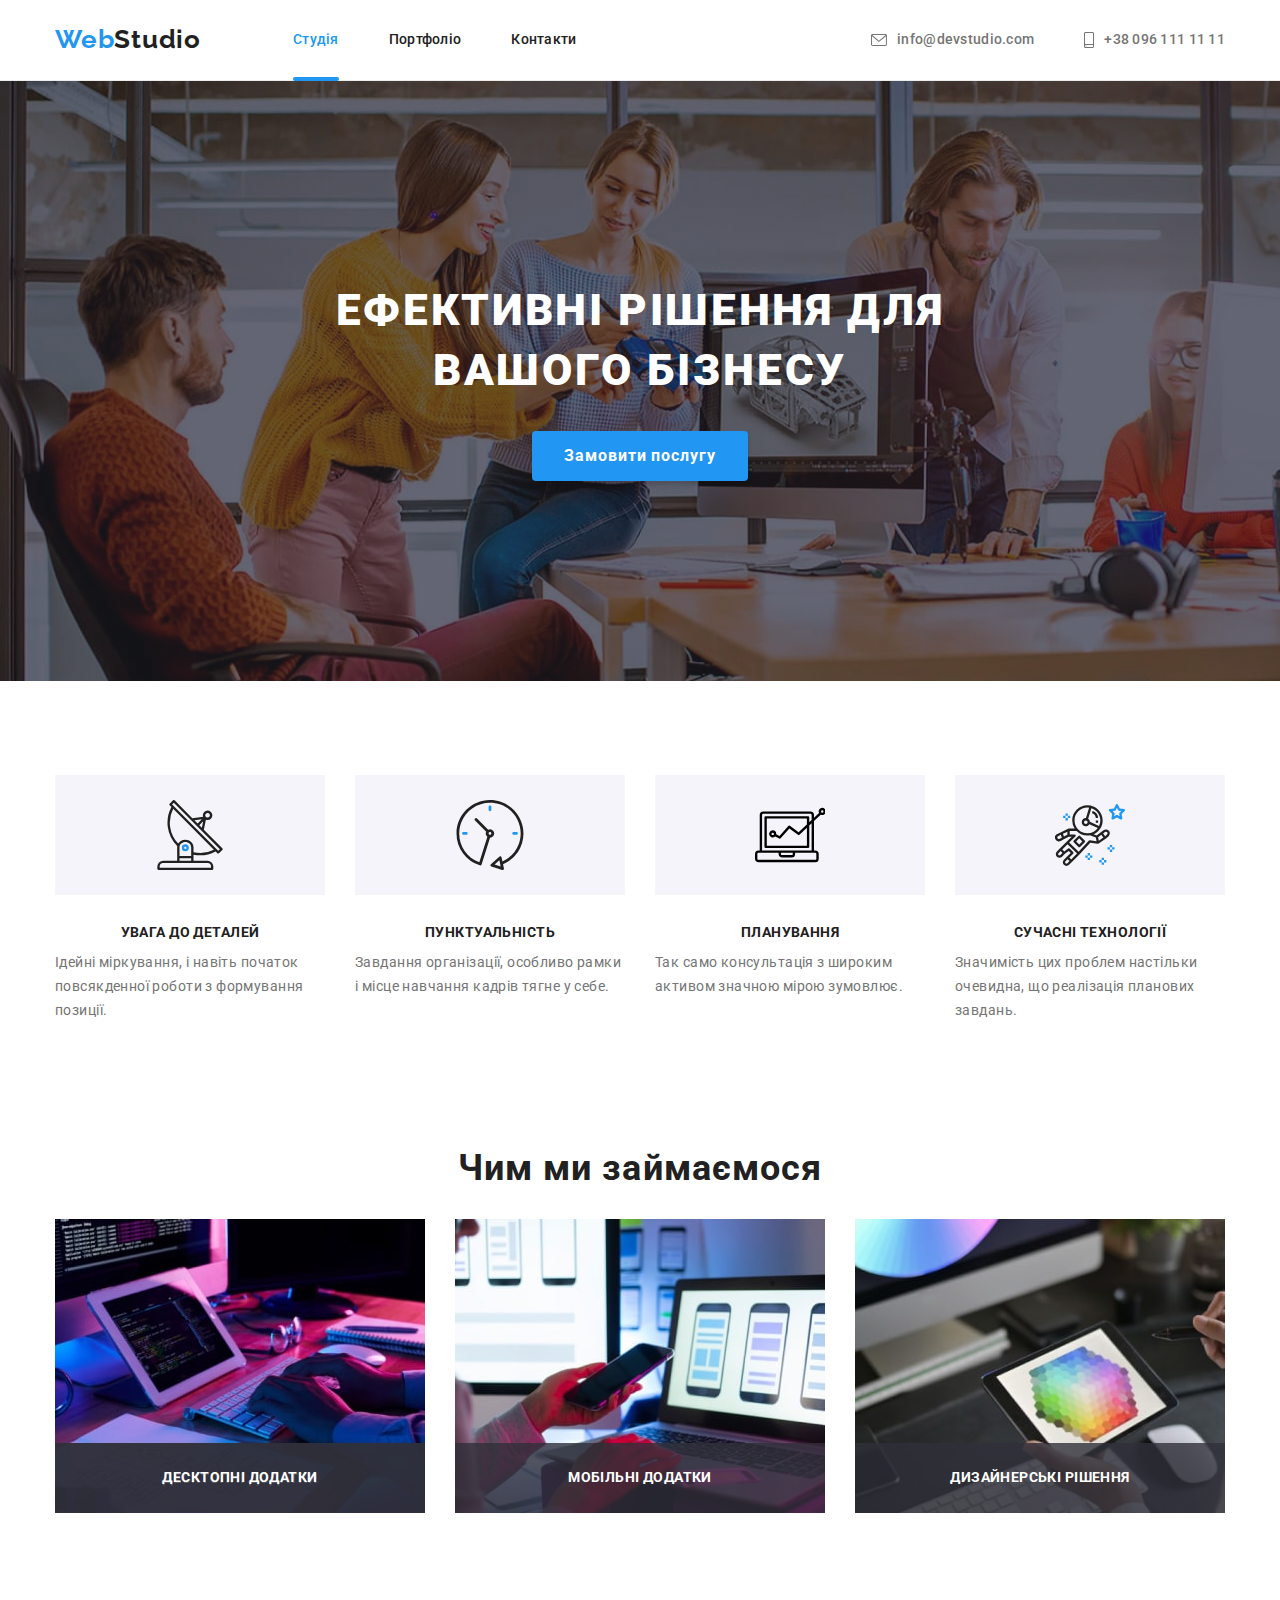
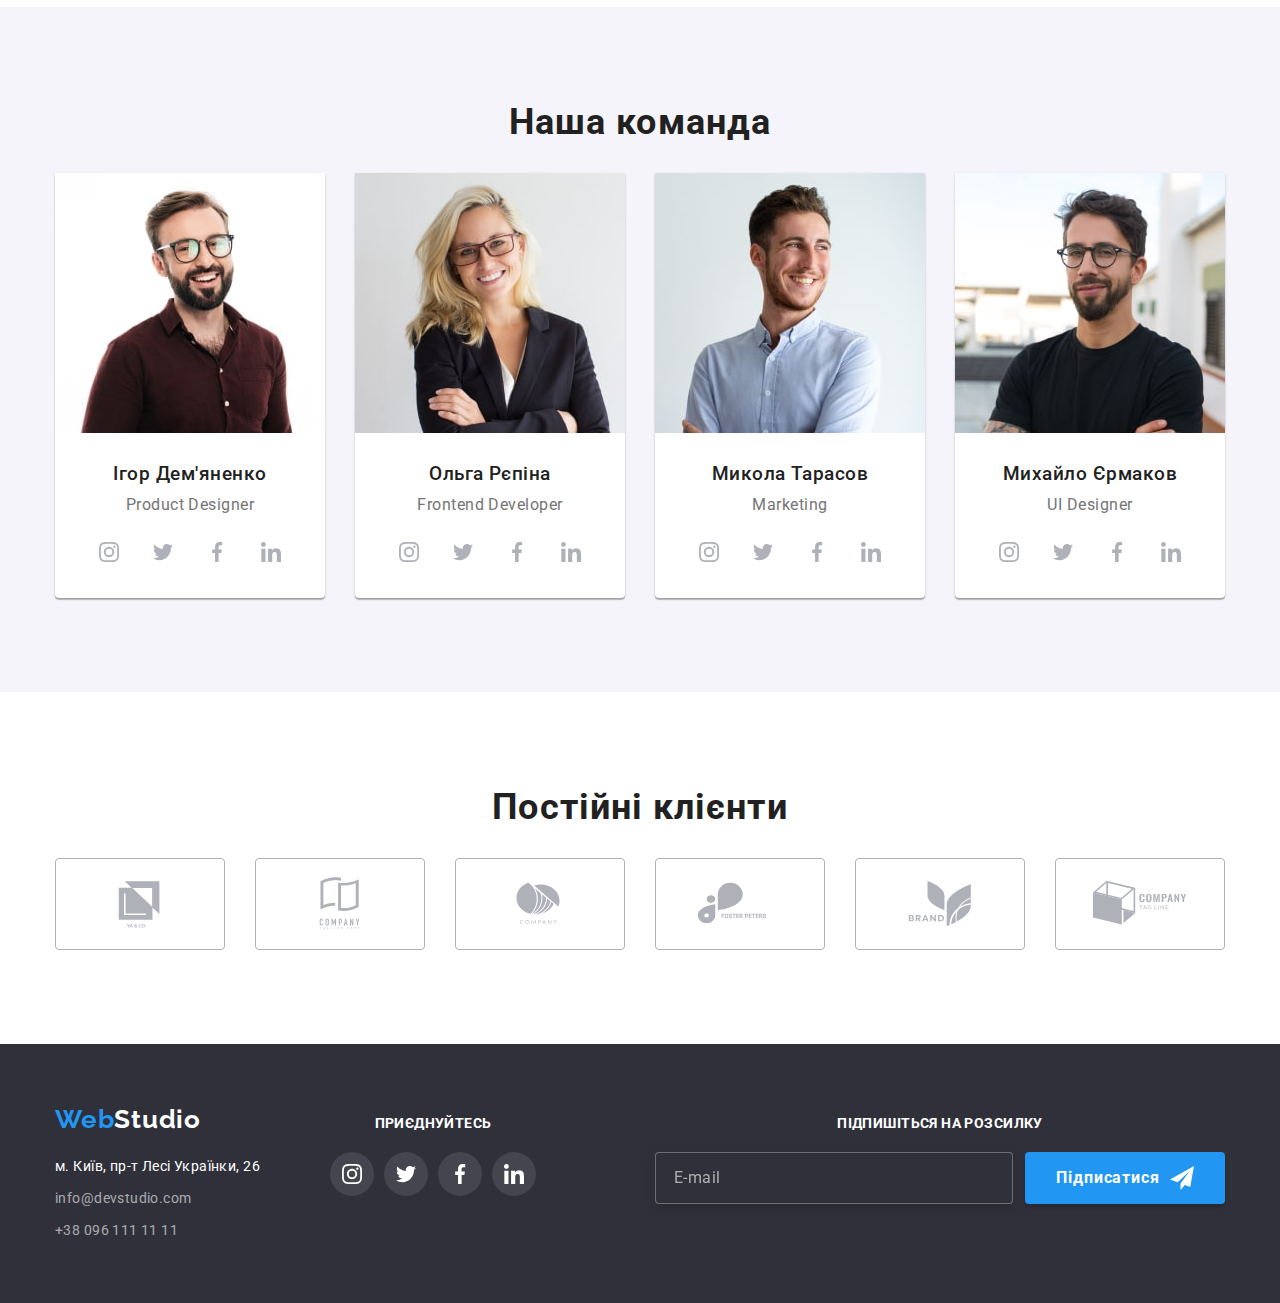
<file: index.html>
<!DOCTYPE html>
<html lang="uk">
  <head>
    <meta charset="UTF-8" />
    <meta http-equiv="X-UA-Compatible" content="IE=edge" />
    <meta name="viewport" content="width=device-width, initial-scale=1.0" />
    <title>Студія</title>
    <link
      href="https://fonts.googleapis.com/css2?family=Raleway:wght@700&family=Roboto:wght@400;500;700;900&display=swap"
      rel="stylesheet"
    />
    <link
      rel="stylesheet"
      href="https://cdnjs.cloudflare.com/ajax/libs/modern-normalize/1.1.0/modern-normalize.css"
    />
    <link rel="stylesheet" href="./css/main.min.css" />
  </head>
  <body>
    <header class="header">
      <!-- Novigtion menu -->
      <div class="container container--header">
        <div class="logo">
          <a href="./index.html" class="logo__link link">
            Web<span class="logo__container">Studio</span>
          </a>
        </div>
        <button
          type="button"
          class="menu-button js-open-menu"
          aria-expanded="false"
          aria-controls="mobile-menu"
        >
          <svg width="40" height="40" aria-label="Перекмикач мобільного меню">
            <use
              class="menu_button__icon-menu"
              href="./images/icons.svg#icon-mobile-menu"
            ></use>
          </svg>
        </button>
        <nav class="navigation">
          <ul class="navigation__list list">
            <li class="navigation__item">
              <a
                href="./index.html"
                class="navigation__link navigation__link--current link hover-focus"
                >Студія</a
              >
            </li>
            <li class="navigation__item">
              <a href="portfolio.html" class="navigation__link link hover-focus"
                >Портфоліо</a
              >
            </li>
            <li class="navigation__item">
              <a href="#" class="navigation__link link hover-focus">Контакти</a>
            </li>
          </ul>
        </nav>
        <!-- Contact info in header-->

        <ul class="contacts-list list">
          <li class="contacts-list__item">
            <a
              href="mailto:info@devstudio.com"
              class="contacts-list__link link hover-focus"
            >
              <svg class="contacts-list__icon contacts-list__icon--mail">
                <use href="./images/icons.svg#icon-mail"></use>
              </svg>
              info@devstudio.com</a
            >
          </li>
          <li class="contacts-list__item">
            <a
              href="tel:+380961111111"
              class="contacts-list__link link hover-focus"
              ><svg class="contacts-list__icon contacts-list__icon--phone">
                <use href="./images/icons.svg#icon-phone"></use>
              </svg>
              +38 096 111 11 11</a
            >
          </li>
        </ul>
      </div>
    </header>
    <main>
      <!-- Hero -->
      <section class="hero">
        <h1 class="hero__title">Ефективні рішення для вашого бізнесу</h1>
        <button type="button" class="btn btn--hover hero__btn" data-modal-open>
          Замовити послугу
        </button>
      </section>
      <!-- Features -->
      <section class="section">
        <div class="container">
          <h2 class="visually-hidden">наші особливості</h2>
          <ul class="features-list list">
            <li class="features-list__item">
              <div class="features-list__icon">
                <svg
                  class="feature-list__background-icon"
                  width="70"
                  height="70"
                >
                  <use href="./images/icons.svg#icon-antenna"></use>
                </svg>
              </div>
              <h3 class="list-title">увага до деталей</h3>
              <p class="features-list__description">
                Ідейні міркування, і навіть початок повсякденної роботи з
                формування позиції.
              </p>
            </li>
            <li class="features-list__item">
              <div class="features-list__icon">
                <svg
                  class="feature-list__background-icon"
                  width="70"
                  height="70"
                >
                  <use href="./images/icons.svg#icon-clock"></use>
                </svg>
              </div>
              <h3 class="list-title">пунктуальність</h3>
              <p class="features-list__description">
                Завдання організації, особливо рамки і місце навчання кадрів
                тягне у себе.
              </p>
            </li>
            <li class="features-list__item">
              <div class="features-list__icon">
                <svg
                  class="feature-list__background-icon"
                  width="70"
                  height="70"
                >
                  <use href="./images/icons.svg#icon-vector"></use>
                </svg>
              </div>
              <h3 class="list-title">планування</h3>
              <p class="features-list__description">
                Так само консультація з широким активом значною мірою зумовлює.
              </p>
            </li>
            <li class="features-list__item">
              <div class="features-list__icon">
                <svg
                  class="feature-list__background-icon"
                  width="70"
                  height="70"
                >
                  <use href="./images/icons.svg#icon-astronaut"></use>
                </svg>
              </div>
              <h3 class="list-title">сучасні технології</h3>
              <p class="features-list__description">
                Значимість цих проблем настільки очевидна, що реалізація
                планових завдань.
              </p>
            </li>
          </ul>
        </div>
      </section>
      <!-- About -->
      <section class="section section--about section--no-padding">
        <div class="container">
          <h2 class="title">Чим ми займаємося</h2>
          <ul class="about-list list">
            <li class="about-list__item">
              <img
                srcset="./images/studio/pc.jpg 1x, ./images/studio/pc@2x.jpg 2x"
                src="./images/studio/pc.jpg"
                alt="Для ПК"
                width="370"
              />
              <div class="about-list__wrapper">
                <p class="about-list__text list-title">десктопні додатки</p>
              </div>
            </li>
            <li class="about-list__item">
              <img
                srcset="
                  ./images/studio/laptop.jpg    1x,
                  ./images/studio/laptop@2x.jpg 2x
                "
                src="./images/studio/laptop.jpg"
                alt="Для ноутбуків"
                width="370"
              />
              <div class="about-list__wrapper">
                <p class="about-list__text list-title">мобільні додатки</p>
              </div>
            </li>
            <li class="about-list__item">
              <img
                srcset="
                  ./images/studio/tablet.jpg    1x,
                  ./images/studio/tablet@2x.jpg 2x
                "
                src="./images/studio/tablet.jpg"
                alt="Для планшетів"
                width="370"
              />
              <div class="about-list__wrapper">
                <p class="about-list__text list-title">Дизайнерські рішення</p>
              </div>
            </li>
          </ul>
        </div>
      </section>
      <!-- Our command -->
      <section class="section section--command">
        <div class="container">
          <h2 class="title">Наша команда</h2>
          <ul class="command-list list">
            <li class="command-list__item">
              <picture>
                <source
                  srcset="
                    ./images/studio/igor-demyanenko-desktop@1x.jpg 1x,
                    ./images/studio/igor-demyanenko-desktop@2x.jpg 2x
                  "
                  media="(min-width: 1200px)"
                />

                <source
                  srcset="
                    ./images/studio/igor-demyanenko-tablet@1x.jpg 1x,
                    ./images/studio/igor-demyanenko-tablet@2x.jpg 2x
                  "
                  media="(min-width: 768px)"
                />

                <source
                  srcset="
                    ./images/studio/igor-demyanenko-mob@1x.jpg 1x,
                    ./images/studio/igor-demyanenko-mob@2x.jpg 2x
                  "
                  media="(max-width: 767px)"
                />

                <img
                  src="./images/studio/igor-demyanenko-desktop@1x.jpg"
                  alt="Ігор Дем'яненко"
                />
              </picture>
              <div class="command-list__content">
                <h3 class="command-list__title">Ігор Дем'яненко</h3>
                <p class="command-list__description">Product Designer</p>
                <ul class="social-list list">
                  <li class="social-list__item">
                    <a
                      href="https://www.instagram.com/"
                      target="_blank"
                      rel="noopener noreferrer nofollow"
                      class="social-list__link"
                      ><svg class="social-list-icon" width="20" height="20">
                        <use href="./images/icons.svg#icon-instagram"></use>
                      </svg>
                    </a>
                  </li>
                  <li class="social-list__item">
                    <a
                      href="https://www.twitter.com/"
                      target="_blank"
                      rel="noopener noreferrer nofollow"
                      class="social-list__link"
                      ><svg class="social-list__icon" width="20" height="20">
                        <use href="./images/icons.svg#icon-twitter"></use>
                      </svg>
                    </a>
                  </li>
                  <li class="social-list__item">
                    <a
                      href="https://www.facebook.com/"
                      target="_blank"
                      rel="noopener noreferrer nofollow"
                      class="social-list__link"
                      ><svg class="social-list__icon" width="20" height="20">
                        <use href="./images/icons.svg#icon-facebook"></use>
                      </svg>
                    </a>
                  </li>
                  <li class="social-list__item">
                    <a
                      href="https://linkedin.com/"
                      target="_blank"
                      rel="noopener noreferrer nofollow"
                      class="social-list__link"
                      ><svg class="social-list-icon" width="20" height="20">
                        <use href="./images/icons.svg#icon-linkedin"></use>
                      </svg>
                    </a>
                  </li>
                </ul>
              </div>
            </li>
            <li class="command-list__item">
              <picture>
                <source
                  srcset="
                    ./images/studio/olga-ryepina-desktop@1x.jpg 1x,
                    ./images/studio/olga-ryepina-desktop@2x.jpg 2x
                  "
                  media="(min-width: 1200px)"
                />

                <source
                  srcset="
                    ./images/studio/olga-ryepina-tablet@1x.jpg 1x,
                    ./images/studio/olga-ryepina-tablet@2x.jpg 2x
                  "
                  media="(min-width: 768px)"
                />

                <source
                  srcset="
                    ./images/studio/olga-ryepina-mob@1x.jpg 1x,
                    ./images/studio/olga-ryepina-mob@2x.jpg 2x
                  "
                  media="(max-width: 767px)"
                />

                <img
                  src="./images/studio/olga-ryepina-desktop@1x.jpg"
                  alt="Ольга Рєпіна"
                />
              </picture>
              <div class="command-list__content">
                <h3 class="command-list__title">Ольга Рєпіна</h3>
                <p class="command-list__description">Frontend Developer</p>
                <ul class="social-list list">
                  <li class="social-list__item">
                    <a
                      href="https://www.instagram.com/"
                      target="_blank"
                      rel="noopener noreferrer nofollow"
                      class="social-list__link"
                      ><svg class="social-list__icon" width="20" height="20">
                        <use href="./images/icons.svg#icon-instagram"></use>
                      </svg>
                    </a>
                  </li>
                  <li class="social-list__item">
                    <a
                      href="https://www.twitter.com/"
                      target="_blank"
                      rel="noopener noreferrer nofollow"
                      class="social-list__link"
                      ><svg class="social-list__icon" width="20" height="20">
                        <use href="./images/icons.svg#icon-twitter"></use>
                      </svg>
                    </a>
                  </li>
                  <li class="social-list__item">
                    <a
                      href="https://www.facebook.com/"
                      target="_blank"
                      rel="noopener noreferrer nofollow"
                      class="social-list__link"
                      ><svg class="social-list__icon" width="20" height="20">
                        <use href="./images/icons.svg#icon-facebook"></use>
                      </svg>
                    </a>
                  </li>
                  <li class="social-list__item">
                    <a
                      href="https://linkedin.com/"
                      target="_blank"
                      rel="noopener noreferrer nofollow"
                      class="social-list__link"
                      ><svg class="social-list__icon" width="20" height="20">
                        <use href="./images/icons.svg#icon-linkedin"></use>
                      </svg>
                    </a>
                  </li>
                </ul>
              </div>
            </li>
            <li class="command-list__item">
              <picture>
                <source
                  srcset="
                    ./images/studio/mykola-tarasov-desktop@1x.jpg 1x,
                    ./images/studio/mykola-tarasov-desktop@2x.jpg 2x
                  "
                  media="(min-width: 1200px)"
                />

                <source
                  srcset="
                    ./images/studio/mykola-tarasov-tablet@1x.jpg 1x,
                    ./images/studio/mykola-tarasov-tablet@2x.jpg 2x
                  "
                  media="(min-width: 768px)"
                />

                <source
                  srcset="
                    ./images/studio/mykola-tarasov-mob@1x.jpg 1x,
                    ./images/studio/mykola-tarasov-mob@2x.jpg 2x
                  "
                  media="(max-width: 767px)"
                />

                <img
                  src="./images/studio/mykola-tarasov-desktop@1x.jpg"
                  alt="Микола Тарасов"
                />
              </picture>
              <div class="command-list__content">
                <h3 class="command-list__title">Микола Тарасов</h3>
                <p class="command-list__description">Marketing</p>
                <ul class="social-list list">
                  <li class="social-list__item">
                    <a
                      href="https://www.instagram.com/"
                      target="_blank"
                      rel="noopener noreferrer nofollow"
                      class="social-list__link"
                      ><svg class="social-list__icon" width="20" height="20">
                        <use href="./images/icons.svg#icon-instagram"></use>
                      </svg>
                    </a>
                  </li>
                  <li class="social-list__item">
                    <a
                      href="https://www.twitter.com/"
                      target="_blank"
                      rel="noopener noreferrer nofollow"
                      class="social-list__link"
                      ><svg class="social-list__icon" width="20" height="20">
                        <use href="./images/icons.svg#icon-twitter"></use>
                      </svg>
                    </a>
                  </li>
                  <li class="social-list__item">
                    <a
                      href="https://www.facebook.com/"
                      target="_blank"
                      rel="noopener noreferrer nofollow"
                      class="social-list__link"
                      ><svg class="social-list__icon" width="20" height="20">
                        <use href="./images/icons.svg#icon-facebook"></use>
                      </svg>
                    </a>
                  </li>
                  <li class="social-list__item">
                    <a
                      href="https://linkedin.com/"
                      target="_blank"
                      rel="noopener noreferrer nofollow"
                      class="social-list__link"
                      ><svg class="social-list__icon" width="20" height="20">
                        <use href="./images/icons.svg#icon-linkedin"></use>
                      </svg>
                    </a>
                  </li>
                </ul>
              </div>
            </li>
            <li class="command-list__item">
              <picture>
                <source
                  srcset="
                    ./images/studio/myxajlo-yermakov-desktop@1x.jpg 1x,
                    ./images/studio/myxajlo-yermakov-desktop@2x.jpg 2x
                  "
                  media="(min-width: 1200px)"
                />

                <source
                  srcset="
                    ./images/studio/myxajlo-yermakov-tablet@1x.jpg 1x,
                    ./images/studio/myxajlo-yermakov-tablet@2x.jpg 2x
                  "
                  media="(min-width: 768px)"
                />

                <source
                  srcset="
                    ./images/studio/myxajlo-yermakov-mob@1x.jpg 1x,
                    ./images/studio/myxajlo-yermakov-mob@2x.jpg 2x
                  "
                  media="(max-width: 767px)"
                />

                <img
                  src="./images/studio/mykola-tarasov-desktop@1x.jpg"
                  alt="Михайло Єрмаков"
                />
              </picture>
              <div class="command-list__content">
                <h3 class="command-list__title">Михайло Єрмаков</h3>
                <p class="command-list__description">UI Designer</p>
                <ul class="social-list list">
                  <li class="social-list__item">
                    <a
                      href="https://www.instagram.com/"
                      target="_blank"
                      rel="noopener noreferrer nofollow"
                      class="social-list__link"
                      ><svg class="social-list__icon" width="20" height="20">
                        <use href="./images/icons.svg#icon-instagram"></use>
                      </svg>
                    </a>
                  </li>
                  <li class="social-list__item">
                    <a
                      href="https://www.twitter.com/"
                      target="_blank"
                      rel="noopener noreferrer nofollow"
                      class="social-list__link"
                      ><svg class="social-list__icon" width="20" height="20">
                        <use href="./images/icons.svg#icon-twitter"></use>
                      </svg>
                    </a>
                  </li>
                  <li class="social-list__item">
                    <a
                      href="https://www.facebook.com/"
                      target="_blank"
                      rel="noopener noreferrer nofollow"
                      class="social-list__link"
                      ><svg class="social-list__icon" width="20" height="20">
                        <use href="./images/icons.svg#icon-facebook"></use>
                      </svg>
                    </a>
                  </li>
                  <li class="social-list__item">
                    <a
                      href="https://linkedin.com/"
                      target="_blank"
                      rel="noopener noreferrer nofollow"
                      class="social-list__link"
                      ><svg class="social-list__icon" width="20" height="20">
                        <use href="./images/icons.svg#icon-linkedin"></use>
                      </svg>
                    </a>
                  </li>
                </ul>
              </div>
            </li>
          </ul>
        </div>
      </section>
      <!-- Clients -->
      <section class="section">
        <div class="container">
          <h2 class="title">Постійні клієнти</h2>
          <ul class="clients-list list">
            <li class="clients-list__item">
              <a
                href="#"
                target="_blank"
                rel="noopener noreferrer nofollow"
                class="clients-list__link"
                ><svg class="clients-list__icon" width="106" height="60">
                  <use href="./images/icons.svg#icon-logo1"></use>
                </svg>
              </a>
            </li>
            <li class="clients-list__item">
              <a
                href="#"
                target="_blank"
                rel="noopener noreferrer nofollow"
                class="clients-list__link"
                ><svg class="cclients-list__icon" width="106" height="60">
                  <use href="./images/icons.svg#icon-logo2"></use>
                </svg>
              </a>
            </li>
            <li class="clients-list__item">
              <a
                href="#"
                target="_blank"
                rel="noopener noreferrer nofollow"
                class="clients-list__link"
                ><svg class="clients-list__icon" width="106" height="60">
                  <use href="./images/icons.svg#icon-logo3"></use>
                </svg>
              </a>
            </li>
            <li class="clients-list__item">
              <a
                href="#"
                target="_blank"
                rel="noopener noreferrer nofollow"
                class="clients-list__link"
                ><svg class="clients-list__icon" width="106" height="60">
                  <use href="./images/icons.svg#icon-logo4"></use>
                </svg>
              </a>
            </li>
            <li class="clients-list__item">
              <a
                href="#"
                target="_blank"
                rel="noopener noreferrer nofollow"
                class="clients-list__link"
                ><svg class="clients-list__icon" width="106" height="60">
                  <use href="./images/icons.svg#icon-logo5"></use>
                </svg>
              </a>
            </li>
            <li class="clients-list__item">
              <a
                href="#"
                target="_blank"
                rel="noopener noreferrer nofollow"
                class="clients-list__link"
                ><svg class="clients-list__icon" width="106" height="60">
                  <use href="./images/icons.svg#icon-logo6"></use>
                </svg>
              </a>
            </li>
          </ul>
        </div>
      </section>
    </main>
    <footer class="footer">
      <div class="container container--footer">
        <!-- Conact info in footer-->
        <div class="footer__wrapper">
          <div class="footer__wrapper-nav">
            <a href="./index.html" class="logo__link logo__link--footer link"
              >Web<span class="logo__container logo__container--footer"
                >Studio</span
              ></a
            >
            <address class="address">
              <ul class="footer-list list">
                <li class="footer-list__item">
                  <a
                    href="https://goo.gl/maps/oTK9Qx1b8EizypSq5"
                    target="_blank"
                    rel="noopener noreferrer nofollow"
                    class="footer-list__address link hover-focus"
                    >м. Київ, пр-т Лесі Українки, 26</a
                  >
                </li>
                <li class="footer-list__item">
                  <a
                    href="mailto:info@devstudio.com"
                    class="footer-list__link link hover-focus"
                    >info@devstudio.com</a
                  >
                </li>
                <li class="footer-list__item">
                  <a
                    href="tel:+380961111111"
                    class="footer-list__link link hover-focus"
                    >+38 096 111 11 11</a
                  >
                </li>
              </ul>
            </address>
          </div>
          <div class="footer__social">
            <h2 class="list-title list-title--footer">приєднуйтесь</h2>
            <ul class="social-list social-list--footer list">
              <li class="social-list__item">
                <a
                  href="https://www.instagram.com/"
                  target="_blank"
                  rel="noopener noreferrer nofollow"
                  class="social-list__link social-list__link--footer"
                  ><svg class="social-list__icon" width="20" height="20">
                    <use href="./images/icons.svg#icon-instagram"></use>
                  </svg>
                </a>
              </li>
              <li class="social-list__item">
                <a
                  href="https://www.twitter.com/"
                  target="_blank"
                  rel="noopener noreferrer nofollow"
                  class="social-list__link social-list__link--footer"
                  ><svg class="social-list__icon" width="20" height="20">
                    <use href="./images/icons.svg#icon-twitter"></use>
                  </svg>
                </a>
              </li>
              <li class="social-list__item">
                <a
                  href="https://www.facebook.com/"
                  target="_blank"
                  rel="noopener noreferrer nofollow"
                  class="social-list__link social-list__link--footer"
                  ><svg class="social-list__icon" width="20" height="20">
                    <use href="./images/icons.svg#icon-facebook"></use>
                  </svg>
                </a>
              </li>
              <li class="social-list__item">
                <a
                  href="https://linkedin.com/"
                  target="_blank"
                  rel="noopener noreferrer nofollow"
                  class="social-list__link social-list__link--footer"
                  ><svg class="social-list__icon" width="20" height="20">
                    <use href="./images/icons.svg#icon-linkedin"></use>
                  </svg>
                </a>
              </li>
            </ul>
          </div>
        </div>
        <form name="form-footer" class="form-footer">
          <h2 class="list-title list-title__form-footer">
            підпишіться на розсилку
          </h2>
          <div class="form-footer__field">
            <input
              type="email"
              name="subscription-mail"
              placeholder="E-mail"
              required
              class="form-footer__input"
            />
            <button type="submit" class="btn form-footer__btn btn--hover">
              Підписатися
              <svg class="form-footer__icon" width="24" height="24">
                <use href="./images/icons.svg#icon-telegram"></use>
              </svg>
            </button>
          </div>
        </form>
      </div>
    </footer>
    <!-- Modal window -->
    <div class="backdrop backdrop--is-hidden" data-modal>
      <div class="modal">
        <button type="button" class="modal__close-button" data-modal-close>
          <svg class="close-icon" width="18" height="18">
            <use href="./images/icons.svg#icon-close"></use>
          </svg>
        </button>
        <h2 class="modal__title">Залиште свої дані, ми вам передзвонимо</h2>
        <form class="modal__form">
          <div class="modal__field">
            <label for="name" class="modal__label">Ім'я</label>
            <div class="modal__input-wrapper">
              <svg class="modal__icon" width="18" height="18">
                <use href="./images/icons.svg#icon-person-black"></use>
              </svg>
              <input
                type="text"
                name="name"
                id="name"
                class="modal__input"
                autofocus
              />
            </div>
          </div>

          <div class="modal__field">
            <label for="tel" class="modal__label">Телефон</label>
            <div class="modal__input-wrapper">
              <svg class="modal__icon" width="18" height="18">
                <use href="./images/icons.svg#icon-phone-black"></use>
              </svg>
              <input type="tel" name="tel" id="tel" class="modal__input" />
            </div>
          </div>
          <div class="modal__field">
            <label for="mail" class="modal__label">Пошта</label>
            <div class="modal__input-wrapper">
              <svg class="modal__icon" width="18" height="18">
                <use href="./images/icons.svg#icon-email-black"></use>
              </svg>
              <input type="email" name="mail" id="mail" class="modal__input" />
            </div>
          </div>

          <div class="modal__field modal__field--last">
            <label for="comment" class="modal__label">Коментар</label>
            <textarea
              class="modal__textarea"
              name="comment"
              id="comment"
              placeholder="Введіть текст"
            ></textarea>
          </div>

          <div class="modal__checkbox-wrapper">
            <input
              type="checkbox"
              name="contract"
              value="contract"
              id="contract"
              class="modal__checkbox visually-hidden"
              required
            />

            <label for="contract" class="modal__checkbox-label">
              <svg class="modal__checkbox-icon2" width="16" height="15">
                <use href="./images/icons.svg#icon-check2"></use>
              </svg>
              <svg class="modal__checkbox-icon1" width="16" height="15">
                <use href="./images/icons.svg#icon-check1"></use>
              </svg>
              Погоджуюся з розсилкою та приймаю
              <a href="#" class="modal__contract-link link">Умови договору</a>
            </label>
          </div>
          <button type="submit" class="btn modal__btn btn--hover">
            Відправити
          </button>
        </form>
      </div>
    </div>

    <!-- Mobile-menu -->
    <div class="menu-container js-menu-container" id="mobile-menu">
      <button type="button" class="menu-button js-close-menu">
        <svg width="40" height="40">
          <use
            class="menu_button__icon-close"
            href="./images/icons.svg#icon-mobile-btn-close"
          ></use>
        </svg>
      </button>

      <nav class="navigation">
        <ul class="navigation__list list">
          <li class="navigation__item">
            <a
              href="./index.html"
              class="navigation__link navigation__link--current link hover-focus"
              >Студія</a
            >
          </li>
          <li class="navigation__item">
            <a href="portfolio.html" class="navigation__link link hover-focus"
              >Портфоліо</a
            >
          </li>
          <li class="navigation__item">
            <a href="#" class="navigation__link link hover-focus">Контакти</a>
          </li>
        </ul>
      </nav>
      <!-- Contact info in header-->

      <ul class="contacts-list list">
        <li class="contacts-list__item">
          <a
            href="tel:+380961111111"
            class="contacts-list__link contacts-list__link--phone link hover-focus"
          >
            +38 096 111 11 11</a
          >
        </li>
        <li class="contacts-list__item">
          <a
            href="mailto:info@devstudio.com"
            class="contacts-list__link contacts-list__link--mail link hover-focus"
          >
            info@devstudio.com</a
          >
        </li>
      </ul>

      <ul class="mobile-social list">
        <li class="mobile-social__item">
          <a
            href="https://www.instagram.com/"
            target="_blank"
            rel="noopener noreferrer nofollow"
            class="mobile-social__link link"
            >Instagram
          </a>
        </li>
        <li class="mobile-social__item">
          <a
            href="https://www.twitter.com/"
            target="_blank"
            rel="noopener noreferrer nofollow"
            class="mobile-social__link link"
            >Twitter
          </a>
        </li>
        <li class="mobile-social__item">
          <a
            href="https://www.facebook.com/"
            target="_blank"
            rel="noopener noreferrer nofollow"
            class="mobile-social__link link"
            >Facebook
          </a>
        </li>
        <li class="mobile-social__item">
          <a
            href="https://linkedin.com/"
            target="_blank"
            rel="noopener noreferrer nofollow"
            class="mobile-social__link link"
            >Linkedin
          </a>
        </li>
      </ul>
    </div>
    <!-- Script -->
    <script src="./js/modal.js"></script>
    <script src="./js/mobile-menu.js"></script>
  </body>
</html>
</file>
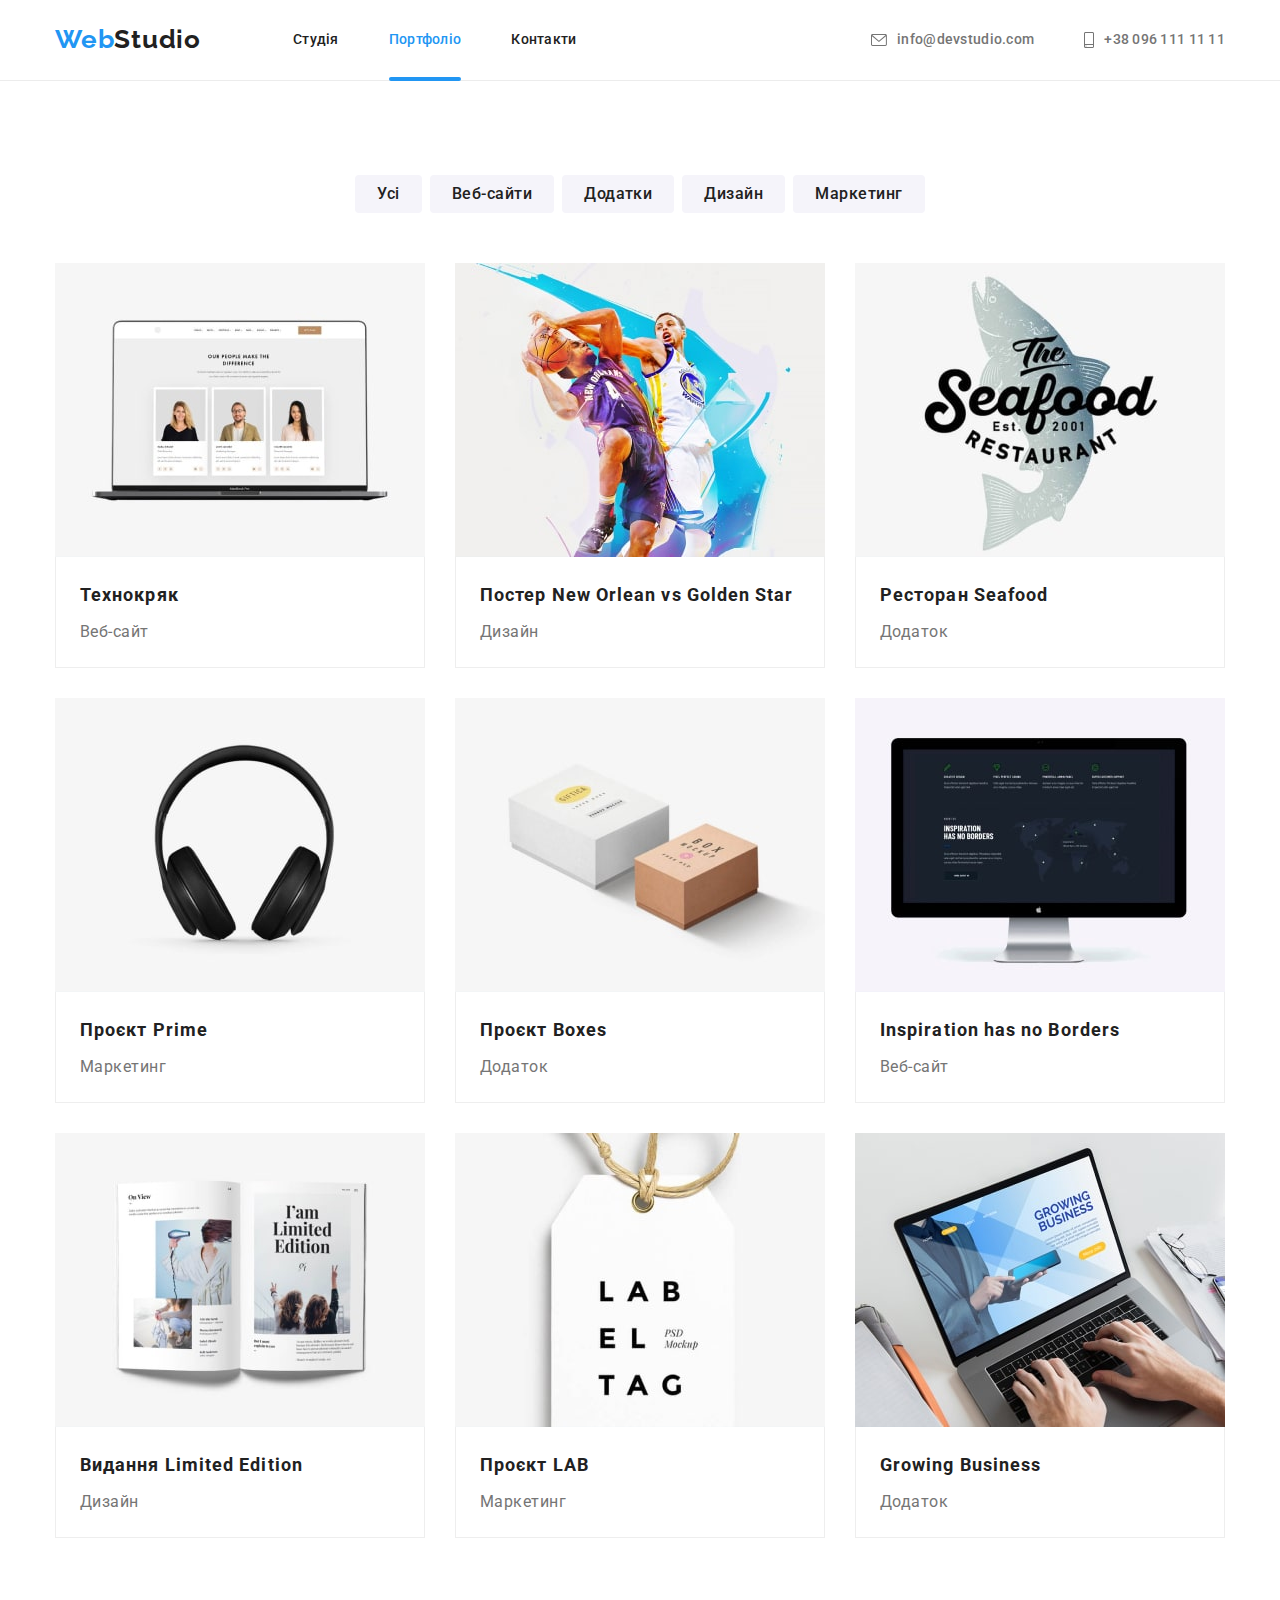
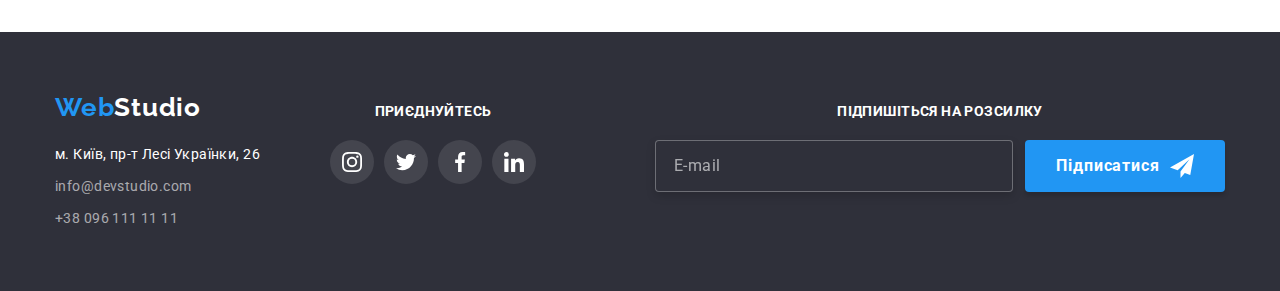
<file: portfolio.html>
<!DOCTYPE html>
<html lang="uk">
  <head>
    <meta charset="UTF-8" />
    <meta http-equiv="X-UA-Compatible" content="IE=edge" />
    <meta name="viewport" content="width=device-width, initial-scale=1.0" />
    <title>Портфоліо</title>
    <link
      href="https://fonts.googleapis.com/css2?family=Raleway:wght@700&family=Roboto:wght@400;500;700;900&display=swap"
      rel="stylesheet"
    />
    <link
      rel="stylesheet"
      href="https://cdnjs.cloudflare.com/ajax/libs/modern-normalize/1.1.0/modern-normalize.css"
    />
    <link rel="stylesheet" href="./css/main.min.css" />
  </head>
  <body>
    <header class="header">
      <!-- Novigtion menu -->
      <div class="container container--header">
        <div class="logo">
          <a href="./index.html" class="logo__link link">
            Web<span class="logo__container">Studio</span>
          </a>
        </div>
        <button
          type="button"
          class="menu-button js-open-menu"
          aria-expanded="false"
          aria-controls="mobile-menu"
        >
          <svg width="40" height="40" aria-label="Перекмикач мобільного меню">
            <use
              class="menu_button__icon-menu"
              href="./images/icons.svg#icon-mobile-menu"
            ></use>
          </svg>
        </button>
        <nav class="navigation">
          <ul class="navigation__list list">
            <li class="navigation__item">
              <a href="./index.html" class="navigation__link link hover-focus"
                >Студія</a
              >
            </li>
            <li class="navigation__item">
              <a
                href="portfolio.html"
                class="navigation__link link navigation__link--current hover-focus"
                >Портфоліо</a
              >
            </li>
            <li class="navigation__item">
              <a href="#" class="navigation__link link hover-focus">Контакти</a>
            </li>
          </ul>
        </nav>
        <!-- Contact info in header-->

        <ul class="contacts-list list">
          <li class="contacts-list__item">
            <a
              href="mailto:info@devstudio.com"
              class="contacts-list__link link hover-focus"
            >
              <svg class="contacts-list__icon contacts-list__icon--mail">
                <use href="./images/icons.svg#icon-mail"></use>
              </svg>
              info@devstudio.com</a
            >
          </li>
          <li class="contacts-list__item">
            <a
              href="tel:+380961111111"
              class="contacts-list__link link hover-focus"
              ><svg class="contacts-list__icon contacts-list__icon--phone">
                <use href="./images/icons.svg#icon-phone"></use>
              </svg>
              +38 096 111 11 11</a
            >
          </li>
        </ul>
      </div>
    </header>
    <main>
      <section class="section">
        <div class="container">
          <h1 class="visually-hidden">Наші роботи</h1>
          <ul class="category-list list">
            <li class="category-list__item">
              <button type="button" class="category-list__btn">Усі</button>
            </li>
            <li class="category-list__item">
              <button type="button" class="category-list__btn">
                Веб-сайти
              </button>
            </li>
            <li class="category-list__item">
              <button type="button" class="category-list__btn">Додатки</button>
            </li>
            <li class="category-list__item">
              <button type="button" class="category-list__btn">Дизайн</button>
            </li>
            <li class="category-list__item">
              <button type="button" class="category-list__btn">
                Маркетинг
              </button>
            </li>
          </ul>
          <ul class="work-list list">
            <li class="work-list__item">
              <a href="#" class="work-list__link link">
                <div class="work-list__thumb">
                  <picture>
                    <source
                      srcset="
                        ./images/portfolio/technocrack-desktop.jpg    1x,
                        ./images/portfolio/technocrack-desktop@2x.jpg 2x
                      "
                      media="(min-width: 1200px)"
                    />

                    <source
                      srcset="
                        ./images/portfolio/technocrack-tablet.jpg    1x,
                        ./images/portfolio/technocrack-tablet@2x.jpg 2x
                      "
                      media="(min-width: 768px)"
                    />

                    <source
                      srcset="
                        ./images/portfolio/technocrack-mob.jpg    1x,
                        ./images/portfolio/technocrack-mob@2x.jpg 2x
                      "
                      media="(max-width: 767px)"
                    />

                    <img
                      src="./images/portfolio/technocrack-desktop.jpg"
                      alt="Технокряк"
                    />
                  </picture>
                  <div class="work-list__overlay">
                    <p class="work-list__text">
                      Ресурс пропонує комплексні пропозиції з різним рівнем
                      функціоналу та сервісів. Все це дозволить відвідувачу
                      отримати вичерпні відомості про компанію чи приватну
                      особу.
                    </p>
                  </div>
                </div>
                <div class="work-list__container work-list__container--first">
                  <h2 class="work-list__title">Технокряк</h2>
                  <p class="work-list__description">Веб-сайт</p>
                </div>
              </a>
            </li>
            <li class="work-list__item">
              <a href="#" class="work-list__link link">
                <div class="work-list__thumb">
                  <picture>
                    <source
                      srcset="
                        ./images/portfolio/poster-desktop.jpg    1x,
                        ./images/portfolio/poster-desktop@2x.jpg 2x
                      "
                      media="(min-width: 1200px)"
                    />

                    <source
                      srcset="
                        ./images/portfolio/poster-tablet.jpg    1x,
                        ./images/portfolio/poster-tablet@2x.jpg 2x
                      "
                      media="(min-width: 768px)"
                    />

                    <source
                      srcset="
                        ./images/portfolio/poster-mob.jpg    1x,
                        ./images/portfolio/poster-mob@2x.jpg 2x
                      "
                      media="(max-width: 767px)"
                    />

                    <img
                      src="./images/portfolio/poster-desktop.jpg"
                      alt="Постер New Orlean vs Golden Star"
                    />
                  </picture>
                  <div class="work-list__overlay">
                    <p class="work-list__text">
                      Ресурс пропонує комплексні пропозиції з різним рівнем
                      функціоналу та сервісів. Все це дозволить відвідувачу
                      отримати вичерпні відомості про компанію чи приватну
                      особу.
                    </p>
                  </div>
                </div>
                <div class="work-list__container">
                  <h2 class="work-list__title">
                    Постер New Orlean vs Golden Star
                  </h2>
                  <p class="work-list__description">Дизайн</p>
                </div>
              </a>
            </li>
            <li class="work-list__item">
              <a href="#" class="work-list__link link">
                <div class="work-list__thumb">
                  <picture>
                    <source
                      srcset="
                        ./images/portfolio/seafood-restaurant-desktop.jpg    1x,
                        ./images/portfolio/seafood-restaurant-desktop@2x.jpg 2x
                      "
                      media="(min-width: 1200px)"
                    />

                    <source
                      srcset="
                        ./images/portfolio/seafood-restaurant-tablet.jpg    1x,
                        ./images/portfolio/seafood-restaurant-tablet@2x.jpg 2x
                      "
                      media="(min-width: 768px)"
                    />

                    <source
                      srcset="
                        ./images/portfolio/seafood-restaurant-mob.jpg    1x,
                        ./images/portfolio/seafood-restaurant-mob@2x.jpg 2x
                      "
                      media="(max-width: 767px)"
                    />

                    <img
                      src="./images/portfolio/seafood-restaurant-desktop.jpg"
                      alt="Ресторан Seafood"
                    />
                  </picture>
                  <div class="work-list__overlay">
                    <p class="work-list__text">
                      Ресурс пропонує комплексні пропозиції з різним рівнем
                      функціоналу та сервісів. Все це дозволить відвідувачу
                      отримати вичерпні відомості про компанію чи приватну
                      особу.
                    </p>
                  </div>
                </div>
                <div class="work-list__container">
                  <h2 class="work-list__title">Ресторан Seafood</h2>
                  <p class="work-list__description">Додаток</p>
                </div>
              </a>
            </li>
            <li class="work-list__item">
              <a href="#" class="work-list__link link">
                <div class="work-list__thumb">
                  <picture>
                    <source
                      srcset="
                        ./images/portfolio/project-prime-desktop.jpg    1x,
                        ./images/portfolio/project-prime-desktop@2x.jpg 2x
                      "
                      media="(min-width: 1200px)"
                    />

                    <source
                      srcset="
                        ./images/portfolio/project-prime-tablet.jpg    1x,
                        ./images/portfolio/project-prime-tablet@2x.jpg 2x
                      "
                      media="(min-width: 768px)"
                    />

                    <source
                      srcset="
                        ./images/portfolio/project-prime-mob.jpg    1x,
                        ./images/portfolio/project-prime-mob@2x.jpg 2x
                      "
                      media="(max-width: 767px)"
                    />

                    <img
                      src="./images/portfolio/project-prime-desktop.jpg"
                      alt="Проєкт Prime"
                    />
                  </picture>
                  <div class="work-list__overlay">
                    <p class="work-list__text">
                      Ресурс пропонує комплексні пропозиції з різним рівнем
                      функціоналу та сервісів. Все це дозволить відвідувачу
                      отримати вичерпні відомості про компанію чи приватну
                      особу.
                    </p>
                  </div>
                </div>
                <div class="work-list__container">
                  <h2 class="work-list__title">Проєкт Prime</h2>
                  <p class="work-list__description">Маркетинг</p>
                </div>
              </a>
            </li>
            <li class="work-list__item">
              <a href="#" class="work-list__link link">
                <div class="work-list__thumb">
                  <picture>
                    <source
                      srcset="
                        ./images/portfolio/project-boxes-desktop.jpg    1x,
                        ./images/portfolio/project-boxes-desktop@2x.jpg 2x
                      "
                      media="(min-width: 1200px)"
                    />

                    <source
                      srcset="
                        ./images/portfolio/project-boxes-tablet.jpg    1x,
                        ./images/portfolio/project-boxes-tablet@2x.jpg 2x
                      "
                      media="(min-width: 768px)"
                    />

                    <source
                      srcset="
                        ./images/portfolio/project-boxes-mob.jpg    1x,
                        ./images/portfolio/project-boxes-mob@2x.jpg 2x
                      "
                      media="(max-width: 767px)"
                    />

                    <img
                      src="./images/portfolio/project-boxes-desktop.jpg"
                      alt="Проєкт Boxes"
                    />
                  </picture>
                  <div class="work-list__overlay">
                    <p class="work-list__text">
                      Ресурс пропонує комплексні пропозиції з різним рівнем
                      функціоналу та сервісів. Все це дозволить відвідувачу
                      отримати вичерпні відомості про компанію чи приватну
                      особу.
                    </p>
                  </div>
                </div>
                <div class="work-list__container">
                  <h2 class="work-list__title">Проєкт Boxes</h2>
                  <p class="work-list__description">Додаток</p>
                </div>
              </a>
            </li>
            <li class="work-list__item">
              <a href="#" class="work-list__link link">
                <div class="work-list__thumb">
                  <picture>
                    <source
                      srcset="
                        ./images/portfolio/inspiration-borders-desktop.jpg    1x,
                        ./images/portfolio/inspiration-borders-desktop@2x.jpg 2x
                      "
                      media="(min-width: 1200px)"
                    />

                    <source
                      srcset="
                        ./images/portfolio/inspiration-borders-tablet.jpg    1x,
                        ./images/portfolio/inspiration-borders-tablet@2x.jpg 2x
                      "
                      media="(min-width: 768px)"
                    />

                    <source
                      srcset="
                        ./images/portfolio/inspiration-borders-mob.jpg    1x,
                        ./images/portfolio/inspiration-borders-mob@2x.jpg 2x
                      "
                      media="(max-width: 767px)"
                    />

                    <img
                      src="./images/portfolio/inspiration-borders-desktop.jpg"
                      alt="Inspiration has no Borders"
                    />
                  </picture>
                  <div class="work-list__overlay">
                    <p class="work-list__text">
                      Ресурс пропонує комплексні пропозиції з різним рівнем
                      функціоналу та сервісів. Все це дозволить відвідувачу
                      отримати вичерпні відомості про компанію чи приватну
                      особу.
                    </p>
                  </div>
                </div>
                <div class="work-list__container">
                  <h2 class="work-list__title">Inspiration has no Borders</h2>
                  <p class="work-list__description">Веб-сайт</p>
                </div>
              </a>
            </li>
            <li class="work-list__item">
              <a href="#" class="work-list__link link">
                <div class="work-list__thumb">
                  <picture>
                    <source
                      srcset="
                        ./images/portfolio/limited-edition-desktop.jpg    1x,
                        ./images/portfolio/limited-edition-desktop@2x.jpg 2x
                      "
                      media="(min-width: 1200px)"
                    />

                    <source
                      srcset="
                        ./images/portfolio/limited-edition-tablet.jpg    1x,
                        ./images/portfolio/limited-edition-tablet@2x.jpg 2x
                      "
                      media="(min-width: 768px)"
                    />

                    <source
                      srcset="
                        ./images/portfolio/limited-edition-mob.jpg    1x,
                        ./images/portfolio/limited-edition-mob@2x.jpg 2x
                      "
                      media="(max-width: 767px)"
                    />

                    <img
                      src="./images/portfolio/limited-edition-desktop.jpg"
                      alt="Видання Limited Edition"
                    />
                  </picture>
                  <div class="work-list__overlay">
                    <p class="work-list__text">
                      Ресурс пропонує комплексні пропозиції з різним рівнем
                      функціоналу та сервісів. Все це дозволить відвідувачу
                      отримати вичерпні відомості про компанію чи приватну
                      особу.
                    </p>
                  </div>
                </div>
                <div class="work-list__container">
                  <h2 class="work-list__title">Видання Limited Edition</h2>
                  <p class="work-list__description">Дизайн</p>
                </div>
              </a>
            </li>
            <li class="work-list__item">
              <a href="#" class="work-list__link link">
                <div class="work-list__thumb">
                  <picture>
                    <source
                      srcset="
                        ./images/portfolio/project-lab-desktop.jpg    1x,
                        ./images/portfolio/project-lab-desktop@2x.jpg 2x
                      "
                      media="(min-width: 1200px)"
                    />

                    <source
                      srcset="
                        ./images/portfolio/project-lab-tablet.jpg    1x,
                        ./images/portfolio/project-lab-tablet@2x.jpg 2x
                      "
                      media="(min-width: 768px)"
                    />

                    <source
                      srcset="
                        ./images/portfolio/project-lab-mob.jpg    1x,
                        ./images/portfolio/project-lab-mob@2x.jpg 2x
                      "
                      media="(max-width: 767px)"
                    />

                    <img
                      src="./images/portfolio/project-lab-desktop.jpg"
                      alt="Проєкт LAB"
                    />
                  </picture>
                  <div class="work-list__overlay">
                    <p class="work-list__text">
                      Ресурс пропонує комплексні пропозиції з різним рівнем
                      функціоналу та сервісів. Все це дозволить відвідувачу
                      отримати вичерпні відомості про компанію чи приватну
                      особу.
                    </p>
                  </div>
                </div>
                <div class="work-list__container">
                  <h2 class="work-list__title">Проєкт LAB</h2>
                  <p class="work-list__description">Маркетинг</p>
                </div>
              </a>
            </li>
            <li class="work-list__item">
              <a href="#" class="work-list__link link">
                <div class="work-list__thumb">
                  <picture>
                    <source
                      srcset="
                        ./images/portfolio/growing-business-desktop.jpg    1x,
                        ./images/portfolio/growing-business-desktop@2x.jpg 2x
                      "
                      media="(min-width: 1200px)"
                    />

                    <source
                      srcset="
                        ./images/portfolio/growing-business-tablet.jpg    1x,
                        ./images/portfolio/growing-business-tablet@2x.jpg 2x
                      "
                      media="(min-width: 768px)"
                    />

                    <source
                      srcset="
                        ./images/portfolio/growing-business-mob.jpg    1x,
                        ./images/portfolio/growing-business-mob@2x.jpg 2x
                      "
                      media="(max-width: 767px)"
                    />

                    <img
                      src="./images/portfolio/growing-business-desktop.jpg"
                      alt="Growing Business"
                    />
                  </picture>
                  <div class="work-list__overlay">
                    <p class="work-list__text">
                      Ресурс пропонує комплексні пропозиції з різним рівнем
                      функціоналу та сервісів. Все це дозволить відвідувачу
                      отримати вичерпні відомості про компанію чи приватну
                      особу.
                    </p>
                  </div>
                </div>
                <div class="work-list__container">
                  <h2 class="work-list__title">Growing Business</h2>
                  <p class="work-list__description">Додаток</p>
                </div>
              </a>
            </li>
          </ul>
        </div>
      </section>
    </main>
    <footer class="footer">
      <div class="container container--footer">
        <!-- Conact info in footer-->
        <div class="footer__wrapper">
          <div class="footer__wrapper-nav">
            <a href="./index.html" class="logo__link logo__link--footer link"
              >Web<span class="logo__container logo__container--footer"
                >Studio</span
              ></a
            >
            <address class="address">
              <ul class="footer-list list">
                <li class="footer-list__item">
                  <a
                    href="https://goo.gl/maps/oTK9Qx1b8EizypSq5"
                    target="_blank"
                    rel="noopener noreferrer nofollow"
                    class="footer-list__address link hover-focus"
                    >м. Київ, пр-т Лесі Українки, 26</a
                  >
                </li>
                <li class="footer-list__item">
                  <a
                    href="mailto:info@devstudio.com"
                    class="footer-list__link link hover-focus"
                    >info@devstudio.com</a
                  >
                </li>
                <li class="footer-list__item">
                  <a
                    href="tel:+380961111111"
                    class="footer-list__link link hover-focus"
                    >+38 096 111 11 11</a
                  >
                </li>
              </ul>
            </address>
          </div>
          <div class="footer__social">
            <h2 class="list-title list-title--footer">приєднуйтесь</h2>
            <ul class="social-list social-list--footer list">
              <li class="social-list__item">
                <a
                  href="https://www.instagram.com/"
                  target="_blank"
                  rel="noopener noreferrer nofollow"
                  class="social-list__link social-list__link--footer"
                  ><svg class="social-list__icon" width="20" height="20">
                    <use href="./images/icons.svg#icon-instagram"></use>
                  </svg>
                </a>
              </li>
              <li class="social-list__item">
                <a
                  href="https://www.twitter.com/"
                  target="_blank"
                  rel="noopener noreferrer nofollow"
                  class="social-list__link social-list__link--footer"
                  ><svg class="social-list__icon" width="20" height="20">
                    <use href="./images/icons.svg#icon-twitter"></use>
                  </svg>
                </a>
              </li>
              <li class="social-list__item">
                <a
                  href="https://www.facebook.com/"
                  target="_blank"
                  rel="noopener noreferrer nofollow"
                  class="social-list__link social-list__link--footer"
                  ><svg class="social-list__icon" width="20" height="20">
                    <use href="./images/icons.svg#icon-facebook"></use>
                  </svg>
                </a>
              </li>
              <li class="social-list__item">
                <a
                  href="https://linkedin.com/"
                  target="_blank"
                  rel="noopener noreferrer nofollow"
                  class="social-list__link social-list__link--footer"
                  ><svg class="social-list__icon" width="20" height="20">
                    <use href="./images/icons.svg#icon-linkedin"></use>
                  </svg>
                </a>
              </li>
            </ul>
          </div>
        </div>
        <form name="form-footer" class="form-footer">
          <h2 class="list-title list-title__form-footer">
            підпишіться на розсилку
          </h2>
          <div class="form-footer__field">
            <input
              type="email"
              name="subscription-mail"
              placeholder="E-mail"
              required
              class="form-footer__input"
            />
            <button type="submit" class="btn form-footer__btn btn--hover">
              Підписатися
              <svg class="form-footer__icon" width="24" height="24">
                <use href="./images/icons.svg#icon-telegram"></use>
              </svg>
            </button>
          </div>
        </form>
      </div>
    </footer>

    <!-- Mobile-menu -->
    <div class="menu-container js-menu-container" id="mobile-menu">
      <button type="button" class="menu-button js-close-menu">
        <svg width="40" height="40">
          <use
            class="menu_button__icon-close"
            href="./images/icons.svg#icon-mobile-btn-close"
          ></use>
        </svg>
      </button>

      <nav class="navigation">
        <ul class="navigation__list list">
          <li class="navigation__item">
            <a href="./index.html" class="navigation__link link hover-focus"
              >Студія</a
            >
          </li>
          <li class="navigation__item">
            <a
              href="portfolio.html"
              class="navigation__link link navigation__link--current hover-focus"
              >Портфоліо</a
            >
          </li>
          <li class="navigation__item">
            <a href="#" class="navigation__link link hover-focus">Контакти</a>
          </li>
        </ul>
      </nav>
      <!-- Contact info in header-->

      <ul class="contacts-list list">
        <li class="contacts-list__item">
          <a
            href="tel:+380961111111"
            class="contacts-list__link contacts-list__link--phone link hover-focus"
          >
            +38 096 111 11 11</a
          >
        </li>
        <li class="contacts-list__item">
          <a
            href="mailto:info@devstudio.com"
            class="contacts-list__link contacts-list__link--mail link hover-focus"
          >
            info@devstudio.com</a
          >
        </li>
      </ul>

      <ul class="mobile-social list">
        <li class="mobile-social__item">
          <a
            href="https://www.instagram.com/"
            target="_blank"
            rel="noopener noreferrer nofollow"
            class="mobile-social__link link"
            >Instagram
          </a>
        </li>
        <li class="mobile-social__item">
          <a
            href="https://www.twitter.com/"
            target="_blank"
            rel="noopener noreferrer nofollow"
            class="mobile-social__link link"
            >Twitter
          </a>
        </li>
        <li class="mobile-social__item">
          <a
            href="https://www.facebook.com/"
            target="_blank"
            rel="noopener noreferrer nofollow"
            class="mobile-social__link link"
            >Facebook
          </a>
        </li>
        <li class="mobile-social__item">
          <a
            href="https://linkedin.com/"
            target="_blank"
            rel="noopener noreferrer nofollow"
            class="mobile-social__link link"
            >Linkedin
          </a>
        </li>
      </ul>
    </div>

    <!-- Script -->

    <script src="./js/mobile-menu.js"></script>
  </body>
</html>
</file>
<file: css/main.min.css>
.work-list__overlay,.form-footer__btn,.clients-list__item,.social-list__item,.about-list__text,.modal__close-button,.modal__checkbox-wrapper{display:-webkit-box;display:-ms-flexbox;display:flex;-webkit-box-align:center;-ms-flex-align:center;align-items:center;-webkit-box-pack:center;-ms-flex-pack:center;justify-content:center}.modal__btn,.hero__title,.hero{margin-left:auto;margin-right:auto}:root{--primary-text-color: #757575;--title-text-color: #212121;--footer-text-color: rgba(255, 255, 255, 0.6);--accent-color: #2196f3;--primary-white-color: #ffffff;--grey-bgc: #f5f4fa;--dark-grey-bgc: #2f303a;--btn-activ-color: #188ce8;--icon-color: #afb1b8;--gap: 30px}:focus{outline:none}h1,h2,h3,h4,h5,h6,p{margin-top:0;margin-bottom:0}img{display:block;max-width:100%;height:auto}svg{display:block}.list{padding:0;margin:0;list-style:none}.link{text-decoration:none}.visually-hidden{position:absolute;width:1px;height:1px;margin:-1px;border:0;padding:0;white-space:nowrap;-webkit-clip-path:inset(100%);clip-path:inset(100%);clip:rect(0 0 0 0);overflow:hidden}body{font-family:"Roboto",sans-serif;font-size:14px;line-height:1.71;font-weight:400;letter-spacing:.03em;background-color:var(--primary-white-color);color:var(--primary-text-color)}.section{padding-top:60px;padding-bottom:60px}@media screen and (min-width: 1200px){.section{padding-top:94px;padding-bottom:94px}}.section--no-padding{padding-top:0}.section--command{background-color:var(--grey-bgc)}.list-title{font-size:14px;line-height:1.14;font-weight:700;letter-spacing:.03em;margin-bottom:10px;text-transform:uppercase;text-align:center;color:var(--title-text-color)}.list-title--footer,.list-title__form-footer{margin-bottom:20px;color:var(--primary-white-color)}@media screen and (min-width: 768px){.list-title--footer,.list-title__form-footer{display:-webkit-box;display:-ms-flexbox;display:flex;-webkit-box-pack:center;-ms-flex-pack:center;justify-content:center}}.title{font-size:28px;line-height:1.17;font-weight:700;letter-spacing:.03em;margin-bottom:30px;text-align:center;color:var(--title-text-color)}@media screen and (min-width: 1200px){.title{font-size:36px;line-height:1.17;font-weight:700;letter-spacing:.03em}}.btn{font-size:16px;line-height:1.88;font-weight:700;letter-spacing:.06em;font-family:"Roboto",sans-serif;text-align:center;border:none;border-radius:4px;color:var(--primary-white-color);background-color:var(--accent-color);cursor:pointer;-webkit-transition:background-color 250ms cubic-bezier(0.4, 0, 0.2, 1),-webkit-transform 250ms cubic-bezier(0.4, 0, 0.2, 1);transition:background-color 250ms cubic-bezier(0.4, 0, 0.2, 1),-webkit-transform 250ms cubic-bezier(0.4, 0, 0.2, 1);transition:transform 250ms cubic-bezier(0.4, 0, 0.2, 1),background-color 250ms cubic-bezier(0.4, 0, 0.2, 1);transition:transform 250ms cubic-bezier(0.4, 0, 0.2, 1),background-color 250ms cubic-bezier(0.4, 0, 0.2, 1),-webkit-transform 250ms cubic-bezier(0.4, 0, 0.2, 1)}.btn--hover:hover,.btn--hover:focus{background-color:var(--btn-activ-color);border:none;-webkit-transform:scale(1.02);transform:scale(1.02)}.hover-focus:hover,.hover-focus:focus{color:var(--accent-color);fill:var(--accent-color)}.no-scroll{overflow:hidden}.container{margin-left:auto;margin-right:auto;padding-left:15px;padding-right:15px}@media screen and (max-width: 767px){.container{width:480px}}@media screen and (min-width: 768px)and (max-width: 1199px){.container{max-width:768px}}@media screen and (min-width: 1200px){.container{max-width:1200px}}@media screen and (max-width: 767px){.container--header{display:-webkit-box;display:-ms-flexbox;display:flex;-webkit-box-pack:justify;-ms-flex-pack:justify;justify-content:space-between}}@media screen and (min-width: 768px)and (max-width: 1199px){.container--footer{padding-left:76px;padding-right:89px}}@media screen and (min-width: 1200px){.container--footer{display:-webkit-box;display:-ms-flexbox;display:flex;-webkit-box-align:baseline;-ms-flex-align:baseline;align-items:baseline}}.menu-container{position:fixed;top:0;left:0;width:100%;height:100%;padding:48px 40px;background-color:var(--primary-white-color);z-index:999;display:-webkit-box;display:-ms-flexbox;display:flex;-webkit-box-orient:vertical;-webkit-box-direction:normal;-ms-flex-direction:column;flex-direction:column;-webkit-transform:translateX(100%);transform:translateX(100%);-webkit-transition:-webkit-transform 250ms cubic-bezier(0.4, 0, 0.2, 1);transition:-webkit-transform 250ms cubic-bezier(0.4, 0, 0.2, 1);transition:transform 250ms cubic-bezier(0.4, 0, 0.2, 1);transition:transform 250ms cubic-bezier(0.4, 0, 0.2, 1), -webkit-transform 250ms cubic-bezier(0.4, 0, 0.2, 1)}.menu-container.is-open{-webkit-transform:translateX(0);transform:translateX(0)}.menu-container .menu-button{position:absolute;top:10px;right:15px;color:var(--primary-white-color)}.menu-button{display:-webkit-inline-box;display:-ms-inline-flexbox;display:inline-flex;margin:0;padding:0;border:none;background-color:rgba(0,0,0,0);-webkit-transition:fill 250ms cubic-bezier(0.4, 0, 0.2, 1),-webkit-transform 250ms cubic-bezier(0.4, 0, 0.2, 1);transition:fill 250ms cubic-bezier(0.4, 0, 0.2, 1),-webkit-transform 250ms cubic-bezier(0.4, 0, 0.2, 1);transition:transform 250ms cubic-bezier(0.4, 0, 0.2, 1),fill 250ms cubic-bezier(0.4, 0, 0.2, 1);transition:transform 250ms cubic-bezier(0.4, 0, 0.2, 1),fill 250ms cubic-bezier(0.4, 0, 0.2, 1),-webkit-transform 250ms cubic-bezier(0.4, 0, 0.2, 1);cursor:pointer}@media screen and (max-width: 767px){.menu-button{display:block}}@media screen and (min-width: 768px){.menu-button{display:none}}.menu-button:hover,.menu-button:focus{fill:var(--accent-color);-webkit-transform:scale(1.1);transform:scale(1.1)}.menu-container.is-open .navigation,.menu-container.is-open .contacts-list{display:block}.header{border-bottom:1px solid #ececec}@media screen and (min-width: 768px){.container--header{display:-webkit-box;display:-ms-flexbox;display:flex}}@media screen and (max-width: 767px){.navigation{margin-bottom:302px}}@media screen and (min-width: 768px){.navigation__list{display:-webkit-box;display:-ms-flexbox;display:flex;-webkit-box-pack:center;-ms-flex-pack:center;justify-content:center;-webkit-box-align:center;-ms-flex-align:center;align-items:center}}@media screen and (max-width: 767px){.navigation__list{display:-webkit-box;display:-ms-flexbox;display:flex;-webkit-box-orient:vertical;-webkit-box-direction:normal;-ms-flex-direction:column;flex-direction:column}}.navigation__link{font-size:40px;line-height:1.17;font-weight:500;letter-spacing:.02em;display:block;color:var(--title-text-color);fill:var(--primary-text-color)}@media screen and (min-width: 768px){.navigation__link{font-size:14px;line-height:1.14;font-weight:500;letter-spacing:.02em;padding-top:32px;padding-bottom:32px}}.navigation__item{position:relative}.navigation__item:not(:last-child){margin-bottom:32px}@media screen and (min-width: 768px){.navigation__item:not(:last-child){margin-right:50px;margin-bottom:0}}.navigation__link--current{color:var(--accent-color)}@media screen and (min-width: 768px){.navigation__link--current::after{position:absolute;left:0;bottom:-1px;content:"";display:block;width:100%;height:4px;border-radius:2px;background-color:var(--accent-color)}}@media screen and (max-width: 767px){.contacts-list{margin-bottom:64px}}@media screen and (min-width: 768px)and (max-width: 1199px){.contacts-list{margin-left:auto;display:-webkit-box;display:-ms-flexbox;display:flex;-webkit-box-orient:vertical;-webkit-box-direction:normal;-ms-flex-direction:column;flex-direction:column;-webkit-box-pack:start;-ms-flex-pack:start;justify-content:start;padding-top:21px;padding-bottom:21px}}@media screen and (min-width: 1200px){.contacts-list{margin-left:auto;display:-webkit-box;display:-ms-flexbox;display:flex;-webkit-box-orient:horizontal;-webkit-box-direction:normal;-ms-flex-direction:row;flex-direction:row;-webkit-box-pack:center;-ms-flex-pack:center;justify-content:center;-webkit-box-align:center;-ms-flex-align:center;align-items:center}}@media screen and (max-width: 767px){.contacts-list__item:not(:last-child){margin-bottom:32px}}@media screen and (min-width: 768px)and (max-width: 1199px){.contacts-list__item:not(:last-child){margin-bottom:10px}}@media screen and (min-width: 1200px){.contacts-list__item:not(:last-child){margin-right:50px}}.contacts-list__link{color:var(--title-text-color);fill:var(--primary-text-color);color:var(--primary-text-color)}@media screen and (min-width: 768px){.contacts-list__link{display:-webkit-box;display:-ms-flexbox;display:flex;-webkit-box-align:center;-ms-flex-align:center;align-items:center;font-size:12px;line-height:1.17;font-weight:500;letter-spacing:.02em}}@media screen and (min-width: 1200px){.contacts-list__link{font-size:14px;line-height:1.14;font-weight:500;letter-spacing:.02em;-webkit-box-pack:center;-ms-flex-pack:center;justify-content:center;-webkit-box-align:center;-ms-flex-align:center;align-items:center;padding-top:32px;padding-bottom:32px}}.contacts-list__link--phone{font-size:34px;line-height:1.17;font-weight:500;letter-spacing:.02em;color:var(--accent-color)}.contacts-list__link--mail{font-size:24px;line-height:1.17;font-weight:500;letter-spacing:.02em}.contacts-list__icon{margin-right:10px}@media screen and (min-width: 768px){.contacts-list__icon--mail{width:14px;height:10px}}@media screen and (min-width: 1200px){.contacts-list__icon--mail{width:16px;height:12px}}@media screen and (min-width: 768px){.contacts-list__icon--phone{width:10px;height:14px}}@media screen and (min-width: 1200px){.contacts-list__icon--phone{width:10px;height:16px}}@media screen and (max-width: 767px){.navigation,.contacts-list{width:480px;display:none}}.logo{padding-top:15px;padding-bottom:16px}@media screen and (min-width: 768px){.logo{padding-top:25px;padding-bottom:25px;margin-right:87px}}@media screen and (min-width: 1200px){.logo{padding-top:24px;padding-bottom:24px;margin-right:92px}}.logo__link{font-family:"Raleway",sans-serif;color:var(--accent-color);font-size:24px;line-height:1.17;font-weight:700;letter-spacing:.03em}@media screen and (min-width: 1200px){.logo__link{font-size:26px;line-height:1.19;font-weight:700;letter-spacing:.03em}}.logo__container{color:var(--title-text-color)}.logo__link--footer{display:block;margin-bottom:20px}@media screen and (max-width: 1199px){.logo__link--footer{text-align:center}}.logo__container--footer{color:var(--primary-white-color)}.hero{padding-top:118px;padding-bottom:118px;text-align:center}@media screen and (max-width: 767px){.hero{width:480px;background-image:-webkit-gradient(linear, left top, right top, from(rgba(47, 48, 58, 0.4)), to(rgba(47, 48, 58, 0.4))),url("../images/studio/hero-mob@1x.jpg");background-image:linear-gradient(to right, rgba(47, 48, 58, 0.4), rgba(47, 48, 58, 0.4)),url("../images/studio/hero-mob@1x.jpg");background-repeat:no-repeat}}@media screen and (max-width: 767px)and (min-divece-pixel-ratio: 2),screen and (max-width: 767px)and (-webkit-min-device-pixel-ratio: 2),screen and (max-width: 767px)and (min-resolution: 192dpi),screen and (max-width: 767px)and (min-resolution: 2dppx){.hero{background-image:-webkit-gradient(linear, left top, right top, from(rgba(47, 48, 58, 0.4)), to(rgba(47, 48, 58, 0.4))),url("../images/studio/hero-mob@2x.jpg");background-image:linear-gradient(to right, rgba(47, 48, 58, 0.4), rgba(47, 48, 58, 0.4)),url("../images/studio/hero-mob@2x.jpg");background-size:cover}}@media screen and (min-width: 768px){.hero{max-width:768px;max-height:400px;background-image:-webkit-gradient(linear, left top, right top, from(rgba(47, 48, 58, 0.4)), to(rgba(47, 48, 58, 0.4))),url("../images/studio/hero-tablet@1x.jpg");background-image:linear-gradient(to right, rgba(47, 48, 58, 0.4), rgba(47, 48, 58, 0.4)),url("../images/studio/hero-tablet@1x.jpg")}}@media screen and (min-width: 768px)and (min-divece-pixel-ratio: 2),screen and (min-width: 768px)and (-webkit-min-device-pixel-ratio: 2),screen and (min-width: 768px)and (min-resolution: 192dpi),screen and (min-width: 768px)and (min-resolution: 2dppx){.hero{background-image:-webkit-gradient(linear, left top, right top, from(rgba(47, 48, 58, 0.4)), to(rgba(47, 48, 58, 0.4))),url("../images/studio/hero-tablet@2x.jpg");background-image:linear-gradient(to right, rgba(47, 48, 58, 0.4), rgba(47, 48, 58, 0.4)),url("../images/studio/hero-tablet@2x.jpg")}}@media screen and (min-width: 1200px){.hero{max-width:1600px;max-height:600px;padding-top:200px;padding-bottom:200px;background-image:-webkit-gradient(linear, left top, right top, from(rgba(47, 48, 58, 0.4)), to(rgba(47, 48, 58, 0.4))),url("../images/studio/hero-desktop@1x.jpg");background-image:linear-gradient(to right, rgba(47, 48, 58, 0.4), rgba(47, 48, 58, 0.4)),url("../images/studio/hero-desktop@1x.jpg")}}@media screen and (min-width: 1200px)and (min-divece-pixel-ratio: 2),screen and (min-width: 1200px)and (-webkit-min-device-pixel-ratio: 2),screen and (min-width: 1200px)and (min-resolution: 192dpi),screen and (min-width: 1200px)and (min-resolution: 2dppx){.hero{background-image:-webkit-gradient(linear, left top, right top, from(rgba(47, 48, 58, 0.4)), to(rgba(47, 48, 58, 0.4))),url("../images/studio/hero-desktop@2x.jpg");background-image:linear-gradient(to right, rgba(47, 48, 58, 0.4), rgba(47, 48, 58, 0.4)),url("../images/studio/hero-desktop@2x.jpg")}}.hero__title{text-transform:uppercase;color:var(--primary-white-color);font-size:26px;line-height:1.75;font-weight:900;letter-spacing:.06em;max-width:360px;margin-bottom:30px}@media screen and (min-width: 1200px){.hero__title{font-size:44px;line-height:1.36;font-weight:900;letter-spacing:.06em;max-width:696px}}.hero__btn{min-width:200px;padding:10px 24px;-webkit-box-shadow:0px 4px 4px rgba(0,0,0,.15);box-shadow:0px 4px 4px rgba(0,0,0,.15)}@media screen and (min-width: 1200px){.hero__btn{min-width:216px;padding:10px 32px}}.backdrop{position:fixed;top:0;left:0;width:100%;height:100%;opacity:1;background-color:rgba(0,0,0,.2);-webkit-transition:opacity 250ms cubic-bezier(0.4, 0, 0.2, 1),visibility 250ms cubic-bezier(0.4, 0, 0.2, 1);transition:opacity 250ms cubic-bezier(0.4, 0, 0.2, 1),visibility 250ms cubic-bezier(0.4, 0, 0.2, 1)}.backdrop--is-hidden{opacity:0;pointer-events:none;visibility:hidden}.backdrop--is-hidden .modal{-webkit-transform:translate(-50%, -50%) scale(0.8);transform:translate(-50%, -50%) scale(0.8)}.modal{position:absolute;top:50%;left:50%;width:450px;height:609px;padding:40px;overflow-y:auto;text-align:center;border-radius:4px;background:var(--primary-white-color);-webkit-box-shadow:0px 1px 3px rgba(0,0,0,.12),0px 1px 1px rgba(0,0,0,.14),0px 2px 1px rgba(0,0,0,.2);box-shadow:0px 1px 3px rgba(0,0,0,.12),0px 1px 1px rgba(0,0,0,.14),0px 2px 1px rgba(0,0,0,.2);-webkit-transform:translate(-50%, -50%) scale(1);transform:translate(-50%, -50%) scale(1);-webkit-transition:-webkit-transform 250ms cubic-bezier(0.4, 0, 0.2, 1);transition:-webkit-transform 250ms cubic-bezier(0.4, 0, 0.2, 1);transition:transform 250ms cubic-bezier(0.4, 0, 0.2, 1);transition:transform 250ms cubic-bezier(0.4, 0, 0.2, 1), -webkit-transform 250ms cubic-bezier(0.4, 0, 0.2, 1)}@media screen and (min-width: 1200px){.modal{width:530px;height:580px}}.modal__form{width:100%;display:-webkit-box;display:-ms-flexbox;display:flex;-webkit-box-orient:vertical;-webkit-box-direction:normal;-ms-flex-direction:column;flex-direction:column}.modal__title{font-size:20px;line-height:1.5;font-weight:700;letter-spacing:.03em;margin-bottom:12px;color:var(--title-text-color)}@media screen and (min-width: 1200px){.modal__title{font-size:20px;line-height:1.15;font-weight:700;letter-spacing:.03em}}.modal__input-wrapper{position:relative}.modal__checkbox-wrapper{font-size:12px;line-height:1.17;font-weight:400;letter-spacing:.03em;position:relative;margin-bottom:30px}@media screen and (min-width: 1200px){.modal__checkbox-wrapper{font-size:14px;line-height:1.71;font-weight:400;letter-spacing:.03em}}.modal__btn{padding:10px 52px;width:200px}.modal__checkbox-label{padding-left:10px;display:inline-block;cursor:pointer}.modal__checkbox-icon2{display:inline-block;position:absolute;top:50%;left:0;border:none;-webkit-transform:translateY(-50%);transform:translateY(-50%);opacity:0;cursor:pointer}@media screen and (min-width: 1200px){.modal__checkbox-icon2{left:15px}}.modal__checkbox-icon1{display:inline-block;position:absolute;top:50%;left:0;-webkit-transform:translateY(-50%);transform:translateY(-50%);cursor:pointer}@media screen and (min-width: 1200px){.modal__checkbox-icon1{left:15px}}.modal__label{font-size:12px;line-height:1.16;font-weight:400;letter-spacing:.01em;margin-bottom:4px;color:var(--primary-text-color)}.modal__close-button{position:absolute;right:8px;top:8px;width:30px;height:30px;padding:0;border-radius:50%;border:1px solid rgba(0,0,0,.1);background-color:var(--primary-white-color);cursor:pointer;-webkit-transition:fill 250ms cubic-bezier(0.4, 0, 0.2, 1),-webkit-transform 250ms cubic-bezier(0.4, 0, 0.2, 1);transition:fill 250ms cubic-bezier(0.4, 0, 0.2, 1),-webkit-transform 250ms cubic-bezier(0.4, 0, 0.2, 1);transition:transform 250ms cubic-bezier(0.4, 0, 0.2, 1),fill 250ms cubic-bezier(0.4, 0, 0.2, 1);transition:transform 250ms cubic-bezier(0.4, 0, 0.2, 1),fill 250ms cubic-bezier(0.4, 0, 0.2, 1),-webkit-transform 250ms cubic-bezier(0.4, 0, 0.2, 1)}.modal__close-button:hover,.modal__close-button:focus{fill:var(--accent-color);-webkit-transform:scale(1.1);transform:scale(1.1)}.modal__field{margin-bottom:10px;display:-webkit-box;display:-ms-flexbox;display:flex;-webkit-box-orient:vertical;-webkit-box-direction:normal;-ms-flex-direction:column;flex-direction:column;text-align:start}.modal__field--last{margin-bottom:20px}.modal__input{width:100%;height:40px;padding:0;padding-left:42px;border-radius:4px;border:1px solid rgba(33,33,33,.2);color:var(--primary-text-color)}.modal__input:focus-within,.modal__input:hover{border-color:var(--accent-color)}.modal__textarea{min-height:120px;padding:12px 16px;resize:none;border-radius:4px;color:var(--primary-text-color);border:1px solid rgba(33,33,33,.2)}.modal__textarea:focus-within,.modal__textarea:hover{border-color:var(--accent-color)}.modal__textarea::-webkit-input-placeholder{font-size:12px;line-height:1.16;font-weight:400;letter-spacing:.01em;margin-bottom:4px;color:rgba(117,117,117,.5)}.modal__textarea::-moz-placeholder{font-size:12px;line-height:1.16;font-weight:400;letter-spacing:.01em;margin-bottom:4px;color:rgba(117,117,117,.5)}.modal__textarea:-ms-input-placeholder{font-size:12px;line-height:1.16;font-weight:400;letter-spacing:.01em;margin-bottom:4px;color:rgba(117,117,117,.5)}.modal__textarea::-ms-input-placeholder{font-size:12px;line-height:1.16;font-weight:400;letter-spacing:.01em;margin-bottom:4px;color:rgba(117,117,117,.5)}.modal__textarea::placeholder{font-size:12px;line-height:1.16;font-weight:400;letter-spacing:.01em;margin-bottom:4px;color:rgba(117,117,117,.5)}.modal__icon{position:absolute;left:12px;top:50%;-webkit-transform:translateY(-50%);transform:translateY(-50%);-webkit-transition:fill 250ms cubic-bezier(0.4, 0, 0.2, 1);transition:fill 250ms cubic-bezier(0.4, 0, 0.2, 1)}.modal__field:focus-within .modal__icon,.modal__field:hover .modal__icon{fill:var(--accent-color)}.modal__checkbox:checked+.modal__checkbox-label .modal__checkbox-icon2{opacity:1}.modal__checkbox:checked~.modal__checkbox-label .modal__checkbox-icon1{opacity:0}.modal__checkbox:focus+.modal__checkbox-label .modal__checkbox-icon2,.modal__checkbox:focus~.modal__checkbox-label .modal__checkbox-icon1,.modal__checkbox:hover+.modal__checkbox-label .modal__checkbox-icon2,.modal__checkbox:hover~.modal__checkbox-label .modal__checkbox-icon1{outline:1px solid var(--accent-color)}.modal__contract-link{color:var(--accent-color)}.modal__contract-link:hover,.modal__contract-link:focus{text-decoration:underline}@media screen and (max-width: 1199px){.features-list{display:-webkit-box;display:-ms-flexbox;display:flex;-ms-flex-wrap:wrap;flex-wrap:wrap;gap:var(--gap)}}@media screen and (min-width: 1200px){.features-list{display:-webkit-box;display:-ms-flexbox;display:flex}}.features-list__icon{display:-webkit-box;display:-ms-flexbox;display:flex;-webkit-box-pack:center;-ms-flex-pack:center;justify-content:center;width:100%;margin-bottom:30px;padding:25px 0;background-color:var(--grey-bgc)}@media screen and (min-width: 768px){.features-list__icon{padding:25px 142px}}@media screen and (min-width: 1200px){.features-list__icon{padding:25px 100px}}.features-list__item{margin-bottom:30px}.features-list__item:last-child{margin-bottom:0px}@media screen and (min-width: 768px){.features-list__item{-ms-flex-preferred-size:calc((100% - 60px)/2);flex-basis:calc((100% - 60px)/2)}}@media screen and (min-width: 1200px){.features-list__item{-ms-flex-preferred-size:calc((100% - 90px)/4);flex-basis:calc((100% - 90px)/4);margin-right:30px}.features-list__item:last-child{margin-right:0px}}.section--about{display:none}@media screen and (min-width: 1200px){.section--about{display:block}}.about-list{display:-webkit-box;display:-ms-flexbox;display:flex}.about-list__wrapper{position:absolute;left:0;bottom:0;width:100%;background-color:rgba(47,48,58,.8)}.about-list__text{height:70px;margin:0;color:var(--primary-white-color)}.about-list__item{position:relative}.about-list__item:not(:last-child){margin-right:30px}@media screen and (max-width: 1199px){.command-list{display:-webkit-box;display:-ms-flexbox;display:flex;-ms-flex-wrap:wrap;flex-wrap:wrap;gap:var(--gap)}}@media screen and (min-width: 1200px){.command-list{display:-webkit-box;display:-ms-flexbox;display:flex;gap:var(--gap)}}.command-list__content{padding-top:30px;padding-bottom:24px;text-align:center}.command-list__title{margin-bottom:10px;font-weight:500;color:var(--title-text-color)}.command-list__description{margin-bottom:16px}.command-list__item{font-size:16px;line-height:1.19;font-weight:400;letter-spacing:.03em;-webkit-box-shadow:0px 1px 3px rgba(0,0,0,.12),0px 1px 1px rgba(0,0,0,.14),0px 2px 1px rgba(0,0,0,.2);box-shadow:0px 1px 3px rgba(0,0,0,.12),0px 1px 1px rgba(0,0,0,.14),0px 2px 1px rgba(0,0,0,.2);border-radius:0px 0px 4px 4px;background-color:var(--primary-white-color)}@media screen and (max-width: 767px){.command-list__item:not(:last-child){margin-bottom:30px}}.social-list{display:-webkit-box;display:-ms-flexbox;display:flex;margin-left:auto;margin-right:auto;width:206px}.social-list__item{width:44px;height:44px;fill:var(--icon-color)}.social-list__item:not(:last-child){margin-right:10px}.social-list__link{display:block;padding:12px;border-radius:50%}.social-list__link:hover,.social-list__link:focus{border-radius:50%;background-color:var(--accent-color);fill:var(--primary-white-color)}.footer-social{margin-bottom:60px}.social-list__link--footer{display:block;padding:12px;border-radius:50%;fill:var(--primary-white-color);background-color:rgba(255,255,255,.1)}.social-list__link--footer:hover,.social-list__link--footer:focus{background-color:var(--accent-color)}.mobile-social{display:-webkit-box;display:-ms-flexbox;display:flex}.mobile-social__item:not(:last-child){margin-right:20px}.mobile-social__link{display:block;font-size:18px;line-height:1.22;font-weight:500;letter-spacing:.02em;color:var(--accent-color);-webkit-transition:-webkit-transform 250ms cubic-bezier(0.4, 0, 0.2, 1);transition:-webkit-transform 250ms cubic-bezier(0.4, 0, 0.2, 1);transition:transform 250ms cubic-bezier(0.4, 0, 0.2, 1);transition:transform 250ms cubic-bezier(0.4, 0, 0.2, 1), -webkit-transform 250ms cubic-bezier(0.4, 0, 0.2, 1)}.mobile-social__link:hover,.mobile-social__link:focus{-webkit-transform:scale(1.1);transform:scale(1.1)}.clients-list{display:-webkit-box;display:-ms-flexbox;display:flex}@media screen and (max-width: 767px){.clients-list{-ms-flex-wrap:wrap;flex-wrap:wrap;gap:var(--gap)}}@media screen and (max-width: 1199px){.clients-list{-ms-flex-wrap:wrap;flex-wrap:wrap;gap:var(--gap)}}@media screen and (min-width: 1200px){.clients-list{-ms-flex-wrap:wrap;flex-wrap:wrap;gap:var(--gap)}}@media screen and (max-width: 767px){.clients-list__item{max-width:210px;max-height:92px}}@media screen and (min-width: 768px)and (max-width: 1199px){.clients-list__item{max-width:226px}}@media screen and (min-width: 1200px){.clients-list__item{max-width:170px}}.clients-list__link{display:block;border:1px solid var(--icon-color);border-radius:4px;fill:var(--icon-color)}@media screen and (max-width: 767px){.clients-list__link{padding:15px 51px}}@media screen and (min-width: 768px)and (max-width: 1199px){.clients-list__link{padding:15px 59px}}@media screen and (min-width: 1200px){.clients-list__link{padding:15px 31px}}.clients-list__link:hover,.clients-list__link:focus{border-color:var(--accent-color);fill:var(--accent-color)}.footer{padding-top:60px;padding-bottom:60px;background-color:var(--dark-grey-bgc)}@media screen and (max-width: 767px){.footer{min-width:480px}}@media screen and (max-width: 767px){.footer__wrapper{margin-bottom:60px}}@media screen and (min-width: 768px){.footer__wrapper{display:-webkit-box;display:-ms-flexbox;display:flex;-webkit-box-pack:justify;-ms-flex-pack:justify;justify-content:space-between;-webkit-box-align:baseline;-ms-flex-align:baseline;align-items:baseline}}@media screen and (min-width: 1200px){.footer__wrapper{display:-webkit-box;display:-ms-flexbox;display:flex;-webkit-box-align:baseline;-ms-flex-align:baseline;align-items:baseline}}@media screen and (max-width: 1199px){.footer__wrapper-nav{margin-bottom:60px}}@media screen and (min-width: 1200px){.footer__social{margin-left:70px}}.footer-list{font-size:14px;line-height:1.71;font-weight:400;letter-spacing:.03em;font-style:normal}.footer-list__address{color:var(--primary-white-color)}.footer-list__link{font-size:14px;line-height:1.71;font-weight:400;letter-spacing:.03em;display:block;fill:var(--primary-text-color);color:var(--footer-text-color)}@media screen and (max-width: 1199px){.footer-list__item{text-align:center}}.footer-list__item:not(:last-child){margin-bottom:8px}@media screen and (min-width: 1200px){.form-footer{margin-left:auto}}@media screen and (min-width: 768px)and (max-width: 1199px){.form-footer{max-width:450px;margin-left:auto;margin-right:auto}}@media screen and (min-width: 1200px){.form-footer__field{display:-webkit-box;display:-ms-flexbox;display:flex}}.form-footer__btn{width:200px;padding:10px 28px;-webkit-box-shadow:0px 4px 4px rgba(0,0,0,.15);box-shadow:0px 4px 4px rgba(0,0,0,.15)}@media screen and (max-width: 1199px){.form-footer__btn{margin-left:auto;margin-right:auto}}@media screen and (min-width: 1200px){.form-footer__btn{margin-left:12px}}.form-footer__icon{margin-left:10px}.form-footer__input{font-size:16px;line-height:1.25;font-weight:400;letter-spacing:.03em;margin-bottom:20px;padding-top:10px;padding-bottom:10px;width:100%;border:1px solid rgba(255,255,255,.3);border-radius:4px;text-indent:16px;-webkit-filter:drop-shadow(0px 4px 4px rgba(0, 0, 0, 0.15));filter:drop-shadow(0px 4px 4px rgba(0, 0, 0, 0.15));color:var(--footer-text-color);background-color:var(--dark-grey-bgc)}@media screen and (min-width: 768px){.form-footer__input{padding-top:15px;padding-bottom:15px}}@media screen and (min-width: 1200px){.form-footer__input{width:358px;margin-bottom:0}}.form-footer__input::-webkit-input-placeholder{font-size:16px;line-height:1.25;font-weight:400;letter-spacing:.03em;font-family:"Roboto",sans-serif;color:var(--footer-text-color)}.form-footer__input::-moz-placeholder{font-size:16px;line-height:1.25;font-weight:400;letter-spacing:.03em;font-family:"Roboto",sans-serif;color:var(--footer-text-color)}.form-footer__input:-ms-input-placeholder{font-size:16px;line-height:1.25;font-weight:400;letter-spacing:.03em;font-family:"Roboto",sans-serif;color:var(--footer-text-color)}.form-footer__input::-ms-input-placeholder{font-size:16px;line-height:1.25;font-weight:400;letter-spacing:.03em;font-family:"Roboto",sans-serif;color:var(--footer-text-color)}.form-footer__input::placeholder{font-size:16px;line-height:1.25;font-weight:400;letter-spacing:.03em;font-family:"Roboto",sans-serif;color:var(--footer-text-color)}.category-list{display:-webkit-box;display:-ms-flexbox;display:flex;margin-bottom:40px}@media screen and (max-width: 767px){.category-list{-ms-flex-wrap:wrap;flex-wrap:wrap;gap:15px 8px;width:330px}}@media screen and (min-width: 768px){.category-list{-webkit-box-pack:center;-ms-flex-pack:center;justify-content:center;-webkit-box-align:center;-ms-flex-align:center;align-items:center}}@media screen and (min-width: 1200px){.category-list{margin-bottom:50px}}@media screen and (min-width: 768px){.category-list__item:not(:last-child){margin-right:8px}}.category-list__btn{font-size:16px;line-height:1.63;font-weight:500;letter-spacing:.03em;padding:6px 22px;background-color:var(--grey-bgc);border-radius:4px;border:none;font-family:"Roboto",sans-serif;color:var(--title-text-color);cursor:pointer;-webkit-transition:background-color 250ms cubic-bezier(0.4, 0, 0.2, 1),color 250ms cubic-bezier(0.4, 0, 0.2, 1),-webkit-transform 250ms cubic-bezier(0.4, 0, 0.2, 1);transition:background-color 250ms cubic-bezier(0.4, 0, 0.2, 1),color 250ms cubic-bezier(0.4, 0, 0.2, 1),-webkit-transform 250ms cubic-bezier(0.4, 0, 0.2, 1);transition:transform 250ms cubic-bezier(0.4, 0, 0.2, 1),background-color 250ms cubic-bezier(0.4, 0, 0.2, 1),color 250ms cubic-bezier(0.4, 0, 0.2, 1);transition:transform 250ms cubic-bezier(0.4, 0, 0.2, 1),background-color 250ms cubic-bezier(0.4, 0, 0.2, 1),color 250ms cubic-bezier(0.4, 0, 0.2, 1),-webkit-transform 250ms cubic-bezier(0.4, 0, 0.2, 1)}.category-list__btn:hover,.category-list__btn:focus{border-radius:4px;background-color:var(--accent-color);color:var(--primary-white-color);-webkit-box-shadow:0px 3px 1px rgba(0,0,0,.1),0px 1px 2px rgba(0,0,0,.08),0px 2px 2px rgba(0,0,0,.12);box-shadow:0px 3px 1px rgba(0,0,0,.1),0px 1px 2px rgba(0,0,0,.08),0px 2px 2px rgba(0,0,0,.12);-webkit-transform:scale(1.05);transform:scale(1.05)}@media screen and (min-width: 768px){.work-list{gap:var(--gap);display:-webkit-box;display:-ms-flexbox;display:flex;-ms-flex-wrap:wrap;flex-wrap:wrap}}@media screen and (min-width: 1200px){.work-list__item{-ms-flex-preferred-size:calc((100% - 60px)/3);flex-basis:calc((100% - 60px)/3)}}.work-list__title{font-size:18px;line-height:2;font-weight:700;letter-spacing:.06em;margin-bottom:4px;color:var(--title-text-color)}@media screen and (min-width: 768px)and (max-width: 1199px){.work-list__title{max-width:300px}}.work-list__description{font-size:16px;line-height:1.88;font-weight:400;letter-spacing:.03em;color:var(--primary-text-color)}.work-list__thumb{position:relative;overflow:hidden}.work-list__text{font-size:18px;line-height:1.56;font-weight:400;letter-spacing:.03em;color:var(--primary-white-color)}.work-list__link{display:block}.work-list__link:hover,.work-list__link:focus{-webkit-box-shadow:0px 1px 1px rgba(0,0,0,.12),0px 4px 4px rgba(0,0,0,.06),1px 4px 6px rgba(0,0,0,.16);box-shadow:0px 1px 1px rgba(0,0,0,.12),0px 4px 4px rgba(0,0,0,.06),1px 4px 6px rgba(0,0,0,.16)}.work-list__container{padding:20px 24px;border-left:1px solid #eee;border-right:1px solid #eee;border-bottom:1px solid #eee}@media screen and (min-width: 768px)and (max-width: 1199px){.work-list__container--first{padding-bottom:56px}}.work-list__overlay{position:absolute;top:0;left:0;width:100%;height:100%;padding:77px 24px;-webkit-transform:translateY(100%);transform:translateY(100%);-webkit-transition:-webkit-transform 250ms cubic-bezier(0.4, 0, 0.2, 1);transition:-webkit-transform 250ms cubic-bezier(0.4, 0, 0.2, 1);transition:transform 250ms cubic-bezier(0.4, 0, 0.2, 1);transition:transform 250ms cubic-bezier(0.4, 0, 0.2, 1), -webkit-transform 250ms cubic-bezier(0.4, 0, 0.2, 1);background-color:rgba(33,150,243,.9)}@media screen and (min-width: 768px)and (max-width: 1199px){.work-list__overlay{padding:49px 24px 77px 24px}}.work-list__item:hover .work-list__overlay{-webkit-transform:translateY(0);transform:translateY(0)}/*# sourceMappingURL=main.min.css.map */
</file>
